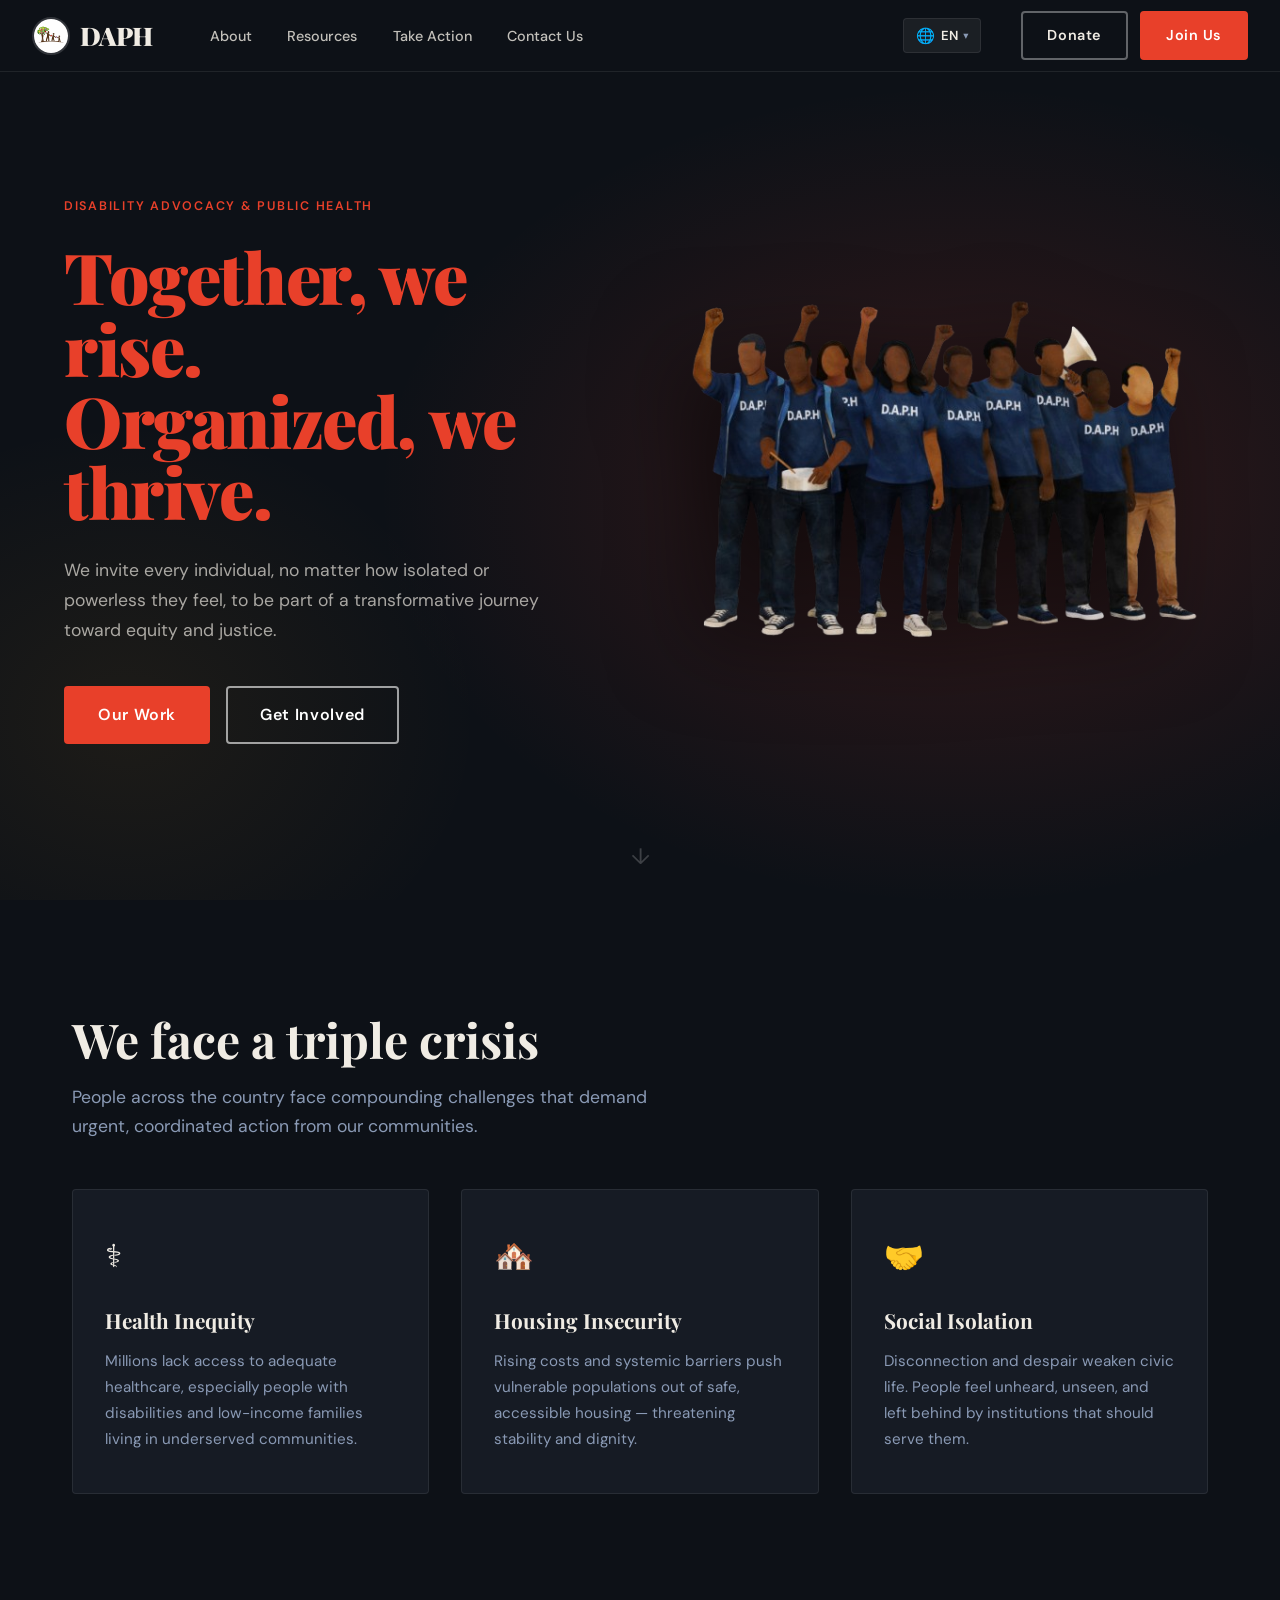
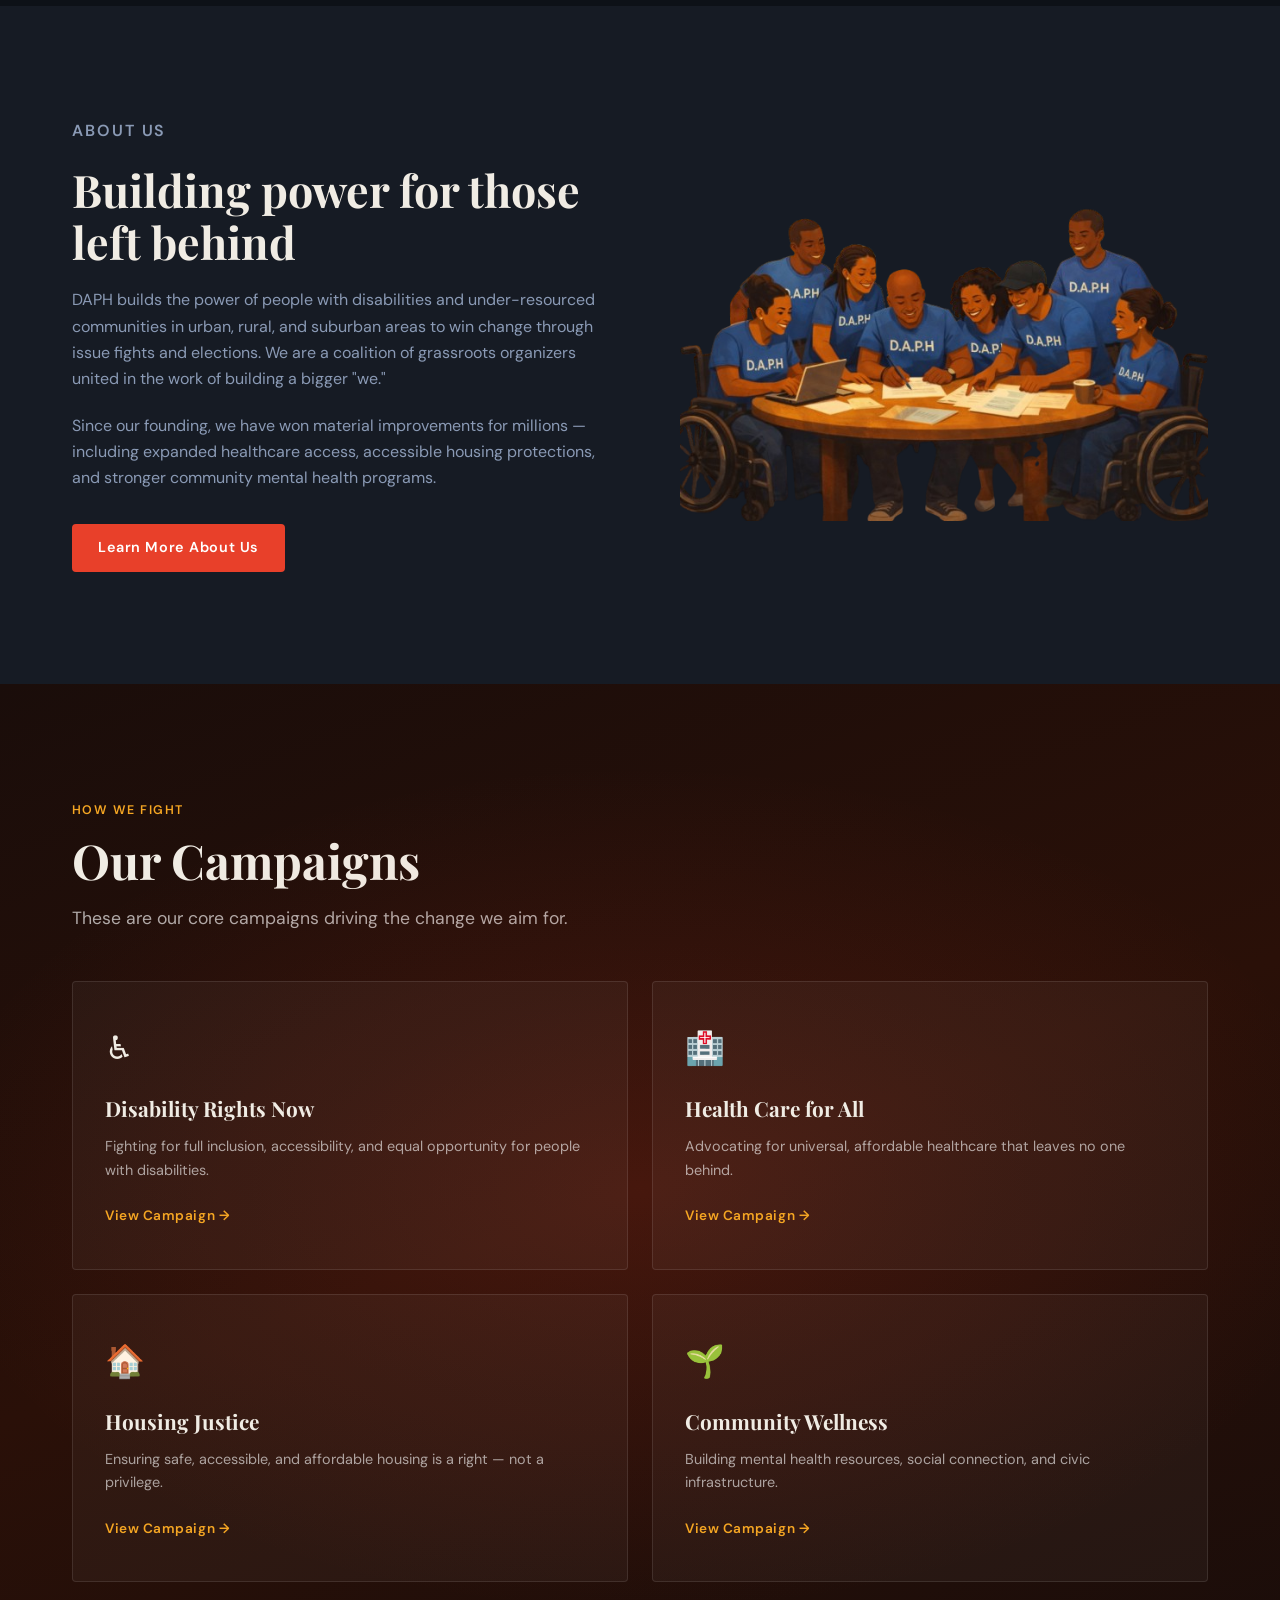
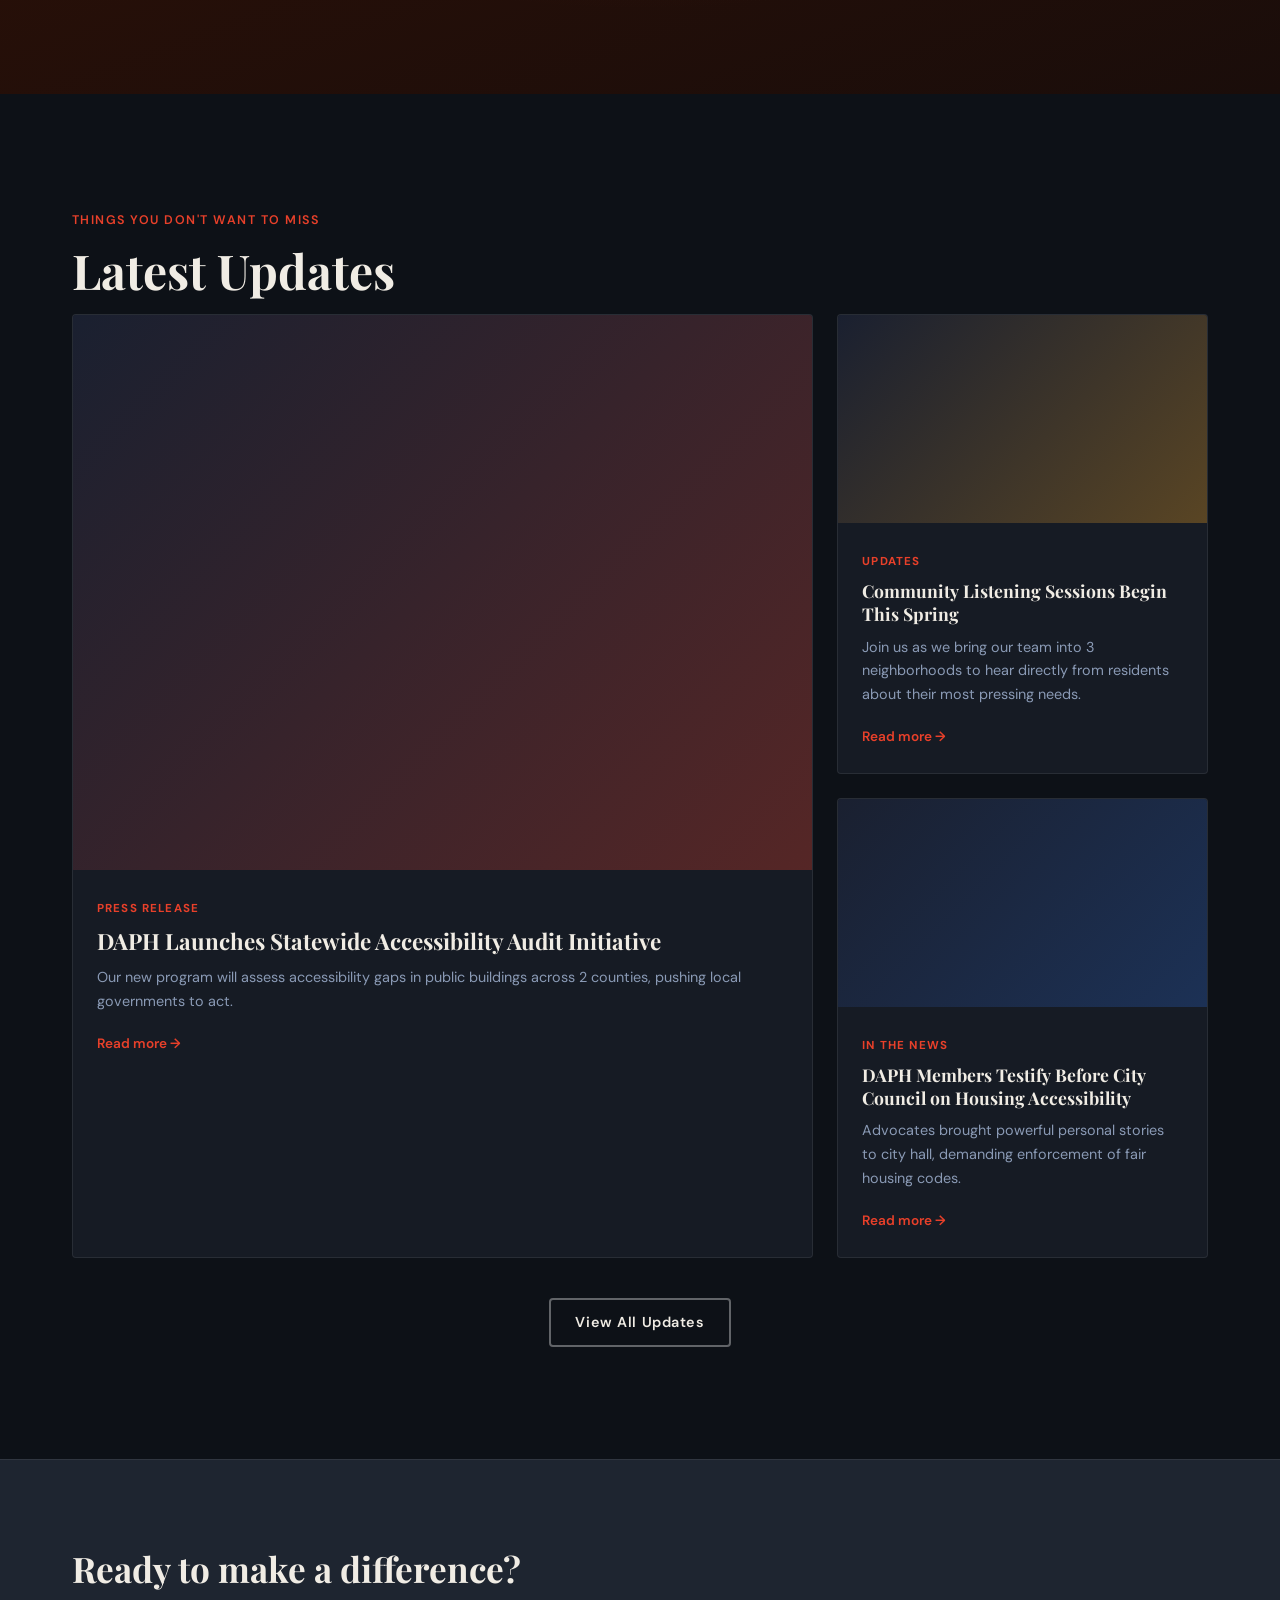
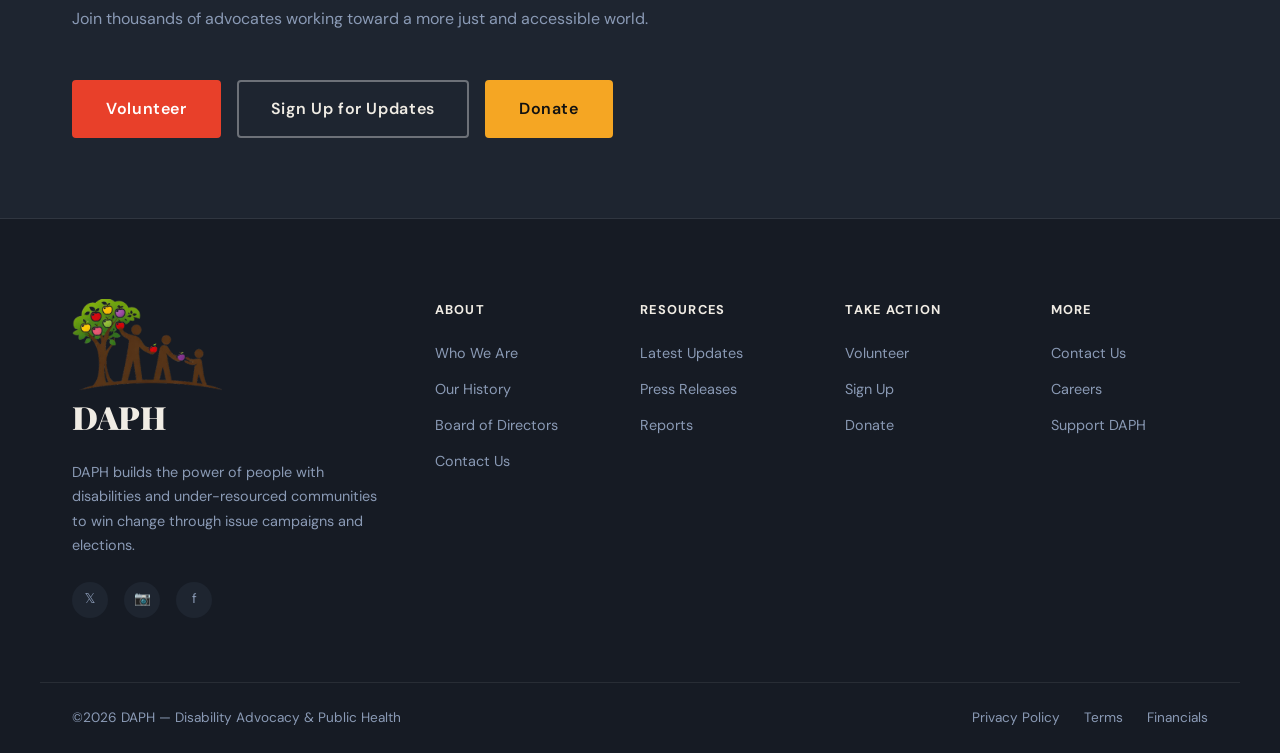
<file: index.html>
<!doctype html>
<html lang="en">
  <head>
    <meta charset="UTF-8" />
    <meta name="viewport" content="width=device-width, initial-scale=1.0" />
    <title>DAPH — Together We Rise</title>
    <link rel="preconnect" href="https://fonts.googleapis.com" />
    <link rel="preconnect" href="https://fonts.gstatic.com" crossorigin />
    <link href="https://fonts.googleapis.com/css2?family=Playfair+Display:wght@700;900&family=DM+Sans:wght@400;500;600&display=swap" rel="stylesheet" />
    <link rel="stylesheet" href="css/style.css" />
  </head>
  <body>

    <!-- ===== NAVBAR ===== -->
    <header class="navbar" id="navbar">
      <div class="navbar__inner">
        <a href="index.html" class="navbar__logo">
          <img src="assets/images/logo1.png" alt="DAPH logo" class="navbar__logo-img" />
          DAPH
        </a>

        <nav class="navbar__nav" id="mainNav">
          <ul class="nav-list">

            <li class="nav-item has-dropdown">
              <a href="about.html" data-i18n="nav.about">About</a>
              <ul class="dropdown">
                <li><a href="about.html#who" data-i18n="nav.who">Who We Are</a></li>
                <li><a href="about.html#history" data-i18n="nav.history">Our History</a></li>
                <li><a href="about.html#board" data-i18n="nav.board">Board of Directors</a></li>
              </ul>
            </li>

            <li class="nav-item has-dropdown">
              <a href="news.html" data-i18n="nav.resources">Resources</a>
              <ul class="dropdown">
                <li><a href="news.html" data-i18n="nav.updates">Latest Updates</a></li>
                <li><a href="news.html#press" data-i18n="nav.press">Press Releases</a></li>
                <li><a href="news.html#reports" data-i18n="nav.reports">Reports</a></li>
              </ul>
            </li>

            <li class="nav-item has-dropdown">
              <a href="volunteer.html" data-i18n="nav.action">Take Action</a>
              <ul class="dropdown">
                <li><a href="volunteer.html" data-i18n="nav.volunteer">Volunteer</a></li>
                <li><a href="volunteer.html#signup" data-i18n="nav.signup">Sign Up</a></li>
                <li><a href="donate.html" data-i18n="nav.donate">Donate</a></li>
              </ul>
            </li>

            <li class="nav-item">
              <a href="contact.html" data-i18n="nav.contact">Contact</a>
            </li>

          </ul>
        </nav>

        <!-- Language Switcher -->
        <div class="lang-switcher" id="langSwitcher">
          <button class="lang-switcher__btn" id="langBtn" aria-label="Change language">
            <span class="lang-switcher__globe">🌐</span>
            <span class="lang-switcher__current" id="langCurrent">EN</span>
            <span class="lang-switcher__arrow">▾</span>
          </button>
          <ul class="lang-switcher__dropdown" id="langDropdown">
            <li><button data-lang="en" class="active">🇺🇸 English</button></li>
            <li><button data-lang="es">🇪🇸 Español</button></li>
            <li><button data-lang="fr">🇫🇷 Français</button></li>
            <li><button data-lang="ht">🇭🇹 Kreyòl Ayisyen</button></li>
          </ul>
        </div>

        <div class="navbar__cta">
          <a href="donate.html" class="btn btn--outline" data-i18n="nav.donate">Donate</a>
          <a href="volunteer.html" class="btn btn--primary" data-i18n="cta.join">Join Us</a>
        </div>

        <button class="hamburger" id="hamburger" aria-label="Toggle menu">
          <span></span><span></span><span></span>
        </button>
      </div>
    </header>

    <!-- ===== HERO ===== -->
    <div style="background: var(--color-bg); overflow: hidden">
      <section class="hero" id="home">
        <div class="hero__bg"></div>
        <div class="hero__content">
          <p class="hero__eyebrow" data-i18n="hero.eyebrow">Disability Advocacy &amp; Public Health</p>
          <h1 class="hero__heading">
            <span data-i18n="hero.heading">Together, we rise.</span><br />
            <span class="hero__heading-accent" data-i18n="hero.heading2">Organized, we thrive.</span>
          </h1>
          <p class="hero__sub" data-i18n="hero.sub">
            We invite every individual, no matter how isolated or powerless they feel, to be part of a transformative journey toward equity and justice.
          </p>
          <div class="hero__actions">
            <a href="about.html" class="btn btn--primary btn--lg" data-i18n="hero.btnWork">Our Work</a>
            <a href="volunteer.html" class="btn btn--outline-light btn--lg" data-i18n="hero.btnInvolved">Get Involved</a>
          </div>
        </div>
        <div class="hero__image">
          <img src="assets/images/daph3.png" alt="DAPH community members marching together" />
        </div>
        <div class="hero__scroll-hint">↓</div>
      </section>
    </div>

    <!-- ===== TRIPLE CRISIS ===== -->
    <section class="crisis" id="issues">
      <div class="container">
        <h2 class="section-heading" data-i18n="crisis.heading">We face a triple crisis</h2>
        <p class="section-sub" data-i18n="crisis.sub">People across the country face compounding challenges that demand urgent, coordinated action from our communities.</p>
        <div class="crisis__grid">
          <div class="crisis__card">
            <div class="crisis__icon">⚕️</div>
            <h3 data-i18n="crisis.card1.title">Health Inequity</h3>
            <p data-i18n="crisis.card1.body">Millions lack access to adequate healthcare, especially people with disabilities and low-income families living in underserved communities.</p>
          </div>
          <div class="crisis__card">
            <div class="crisis__icon">🏘️</div>
            <h3 data-i18n="crisis.card2.title">Housing Insecurity</h3>
            <p data-i18n="crisis.card2.body">Rising costs and systemic barriers push vulnerable populations out of safe, accessible housing — threatening stability and dignity.</p>
          </div>
          <div class="crisis__card">
            <div class="crisis__icon">🤝</div>
            <h3 data-i18n="crisis.card3.title">Social Isolation</h3>
            <p data-i18n="crisis.card3.body">Disconnection and despair weaken civic life. People feel unheard, unseen, and left behind by institutions that should serve them.</p>
          </div>
        </div>
      </div>
    </section>

    <!-- ===== ABOUT PREVIEW ===== -->
    <section class="about" id="about">
      <div class="container about__inner">
        <div class="about__text">
          <p class="label" data-i18n="about.label">About Us</p>
          <h2 data-i18n="about.heading">Building power for those left behind</h2>
          <p data-i18n="about.body1">DAPH builds the power of people with disabilities and under-resourced communities in urban, rural, and suburban areas to win change through issue fights and elections. We are a coalition of grassroots organizers united in the work of building a bigger "we."</p>
          <p data-i18n="about.body2">Since our founding, we have won material improvements for millions — including expanded healthcare access, accessible housing protections, and stronger community mental health programs.</p>
          <a href="about.html" class="btn btn--primary" data-i18n="about.btn">Learn More About Us</a>
        </div>
        <div class="about__image">
          <img src="assets/images/daph-community4.png" alt="DAPH community members collaborating" style="mix-blend-mode: lighten" />
        </div>
      </div>
    </section>

    <!-- ===== CAMPAIGNS ===== -->
    <section class="campaigns" id="work">
      <div class="container">
        <p class="label label--light" data-i18n="campaigns.label">How We Fight</p>
        <h2 class="section-heading section-heading--light" data-i18n="campaigns.heading">Our Campaigns</h2>
        <p class="section-sub section-sub--light" data-i18n="campaigns.sub">These are our core campaigns driving the change we aim for.</p>
        <div class="campaigns__grid">
          <a href="about.html" class="campaign-card">
            <div class="campaign-card__icon">♿</div>
            <h3 data-i18n="campaigns.card1.title">Disability Rights Now</h3>
            <p data-i18n="campaigns.card1.body">Fighting for full inclusion, accessibility, and equal opportunity for people with disabilities.</p>
            <span class="campaign-card__link" data-i18n="campaigns.view">View Campaign →</span>
          </a>
          <a href="about.html" class="campaign-card">
            <div class="campaign-card__icon">🏥</div>
            <h3 data-i18n="campaigns.card2.title">Health Care for All</h3>
            <p data-i18n="campaigns.card2.body">Advocating for universal, affordable healthcare that leaves no one behind.</p>
            <span class="campaign-card__link" data-i18n="campaigns.view">View Campaign →</span>
          </a>
          <a href="about.html" class="campaign-card">
            <div class="campaign-card__icon">🏠</div>
            <h3 data-i18n="campaigns.card3.title">Housing Justice</h3>
            <p data-i18n="campaigns.card3.body">Ensuring safe, accessible, and affordable housing is a right — not a privilege.</p>
            <span class="campaign-card__link" data-i18n="campaigns.view">View Campaign →</span>
          </a>
          <a href="about.html" class="campaign-card">
            <div class="campaign-card__icon">🌱</div>
            <h3 data-i18n="campaigns.card4.title">Community Wellness</h3>
            <p data-i18n="campaigns.card4.body">Building mental health resources, social connection, and civic infrastructure.</p>
            <span class="campaign-card__link" data-i18n="campaigns.view">View Campaign →</span>
          </a>
        </div>
      </div>
    </section>

    <!-- ===== NEWS PREVIEW ===== -->
    <section class="news" id="news">
      <div class="container">
        <p class="label" data-i18n="news.label">Things you don't want to miss</p>
        <h2 class="section-heading" data-i18n="news.heading">Latest Updates</h2>
        <div class="news__grid">
          <article class="news-card news-card--featured">
            <div class="news-card__img news-card__img--1"></div>
            <div class="news-card__body">
              <span class="news-card__tag" data-i18n="news.tag1">Press Release</span>
              <h3><a href="news.html" data-i18n="news.story1.title">DAPH Launches Statewide Accessibility Audit Initiative</a></h3>
              <p data-i18n="news.story1.body">Our new program will assess accessibility gaps in public buildings across 2 counties, pushing local governments to act.</p>
              <a href="news.html" class="news-card__more" data-i18n="news.readMore">Read more →</a>
            </div>
          </article>
          <article class="news-card">
            <div class="news-card__img news-card__img--2"></div>
            <div class="news-card__body">
              <span class="news-card__tag" data-i18n="news.tag2">Updates</span>
              <h3><a href="news.html" data-i18n="news.story2.title">Community Listening Sessions Begin This Spring</a></h3>
              <p data-i18n="news.story2.body">Join us as we bring our team into 3 neighborhoods to hear directly from residents about their most pressing needs.</p>
              <a href="news.html" class="news-card__more" data-i18n="news.readMore">Read more →</a>
            </div>
          </article>
          <article class="news-card">
            <div class="news-card__img news-card__img--3"></div>
            <div class="news-card__body">
              <span class="news-card__tag" data-i18n="news.tag3">In The News</span>
              <h3><a href="news.html" data-i18n="news.story3.title">DAPH Members Testify Before City Council on Housing Accessibility</a></h3>
              <p data-i18n="news.story3.body">Advocates brought powerful personal stories to city hall, demanding enforcement of fair housing codes.</p>
              <a href="news.html" class="news-card__more" data-i18n="news.readMore">Read more →</a>
            </div>
          </article>
        </div>
        <div class="news__cta">
          <a href="news.html" class="btn btn--outline" data-i18n="news.viewAll">View All Updates</a>
        </div>
      </div>
    </section>

    <!-- ===== CTA BAND ===== -->
    <section class="cta-band" id="action">
      <div class="container cta-band__inner">
        <div>
          <h2 data-i18n="cta.heading">Ready to make a difference?</h2>
          <p data-i18n="cta.sub">Join thousands of advocates working toward a more just and accessible world.</p>
        </div>
        <div class="cta-band__buttons">
          <a href="volunteer.html" class="btn btn--primary btn--lg" data-i18n="nav.volunteer">Volunteer</a>
          <a href="volunteer.html#signup" class="btn btn--outline btn--lg" data-i18n="cta.signUp">Sign Up for Updates</a>
          <a href="donate.html" class="btn btn--accent btn--lg" data-i18n="nav.donate">Donate</a>
        </div>
      </div>
    </section>

    <!-- ===== FOOTER ===== -->
    <footer class="footer" id="contact">
      <div class="container footer__inner">
        <div class="footer__brand">
          <img src="assets/images/logo2.png" alt="DAPH" class="footer__logo-img" />
          <a href="index.html" class="footer__logo">DAPH</a>
          <p data-i18n="footer.brand">DAPH builds the power of people with disabilities and under-resourced communities to win change through issue campaigns and elections.</p>
          <div class="footer__socials">
            <a href="#" aria-label="Twitter">𝕏</a>
            <a href="#" aria-label="Instagram">📷</a>
            <a href="#" aria-label="Facebook">f</a>
          </div>
        </div>
        <div class="footer__col">
          <h4 data-i18n="nav.about">About</h4>
          <ul>
            <li><a href="about.html#who" data-i18n="nav.who">Who We Are</a></li>
            <li><a href="about.html#history" data-i18n="nav.history">Our History</a></li>
            <li><a href="about.html#board" data-i18n="nav.board">Board of Directors</a></li>
            <li><a href="contact.html" data-i18n="nav.contact">Contact</a></li>
          </ul>
        </div>
        <div class="footer__col">
          <h4 data-i18n="nav.resources">Resources</h4>
          <ul>
            <li><a href="news.html" data-i18n="nav.updates">Latest Updates</a></li>
            <li><a href="news.html#press" data-i18n="nav.press">Press Releases</a></li>
            <li><a href="news.html#reports" data-i18n="nav.reports">Reports</a></li>
          </ul>
        </div>
        <div class="footer__col">
          <h4 data-i18n="nav.action">Take Action</h4>
          <ul>
            <li><a href="volunteer.html" data-i18n="nav.volunteer">Volunteer</a></li>
            <li><a href="volunteer.html#signup" data-i18n="nav.signup">Sign Up</a></li>
            <li><a href="donate.html" data-i18n="nav.donate">Donate</a></li>
          </ul>
        </div>
        <div class="footer__col">
          <h4>More</h4>
          <ul>
            <li><a href="contact.html">Contact Us</a></li>
            <li><a href="contact.html">Careers</a></li>
            <li><a href="donate.html">Support DAPH</a></li>
          </ul>
        </div>
      </div>
      <div class="footer__bottom">
        <div class="container footer__bottom-inner">
          <p data-i18n="footer.copy">©2026 DAPH — Disability Advocacy &amp; Public Health</p>
          <div class="footer__legal">
            <a href="#" data-i18n="footer.privacy">Privacy Policy</a>
            <a href="#" data-i18n="footer.terms">Terms</a>
            <a href="#" data-i18n="footer.financials">Financials</a>
          </div>
        </div>
      </div>
    </footer>

    <script src="js/main.js"></script>
  </body>
</html>
</file>
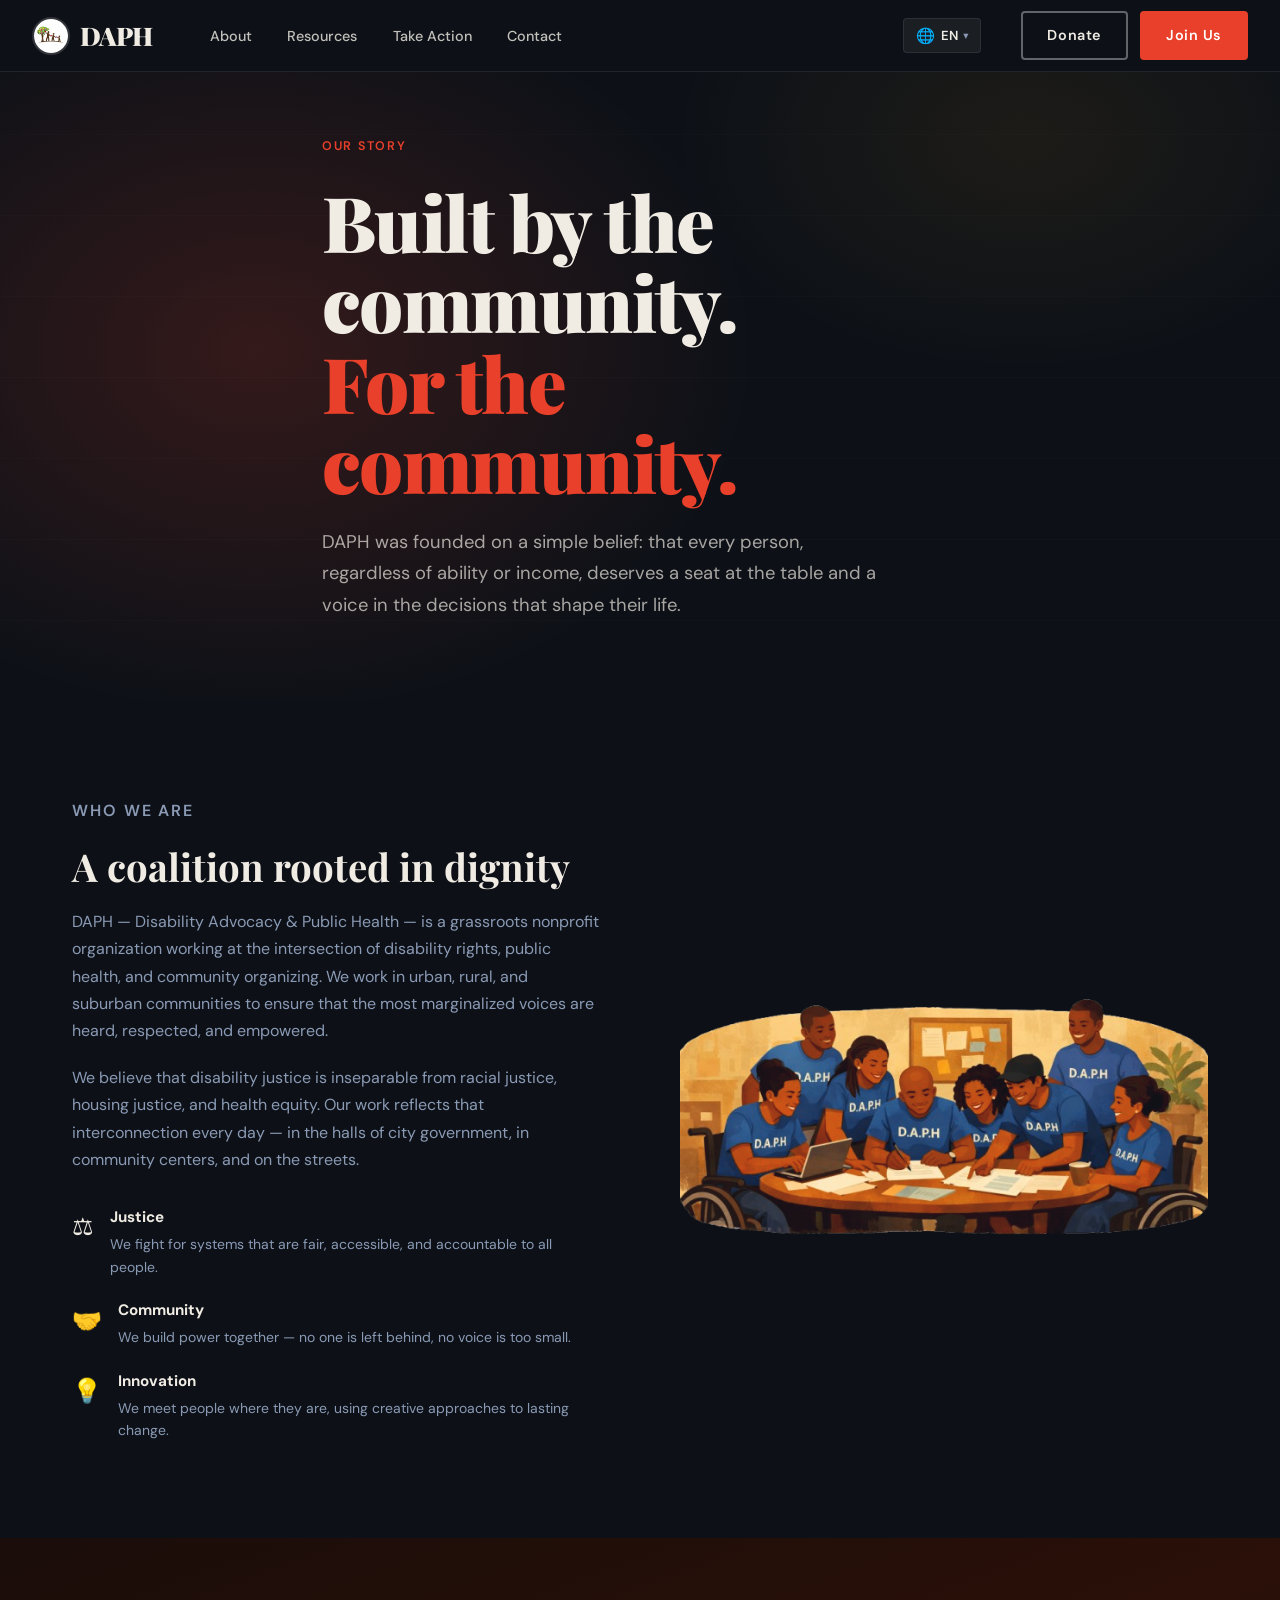
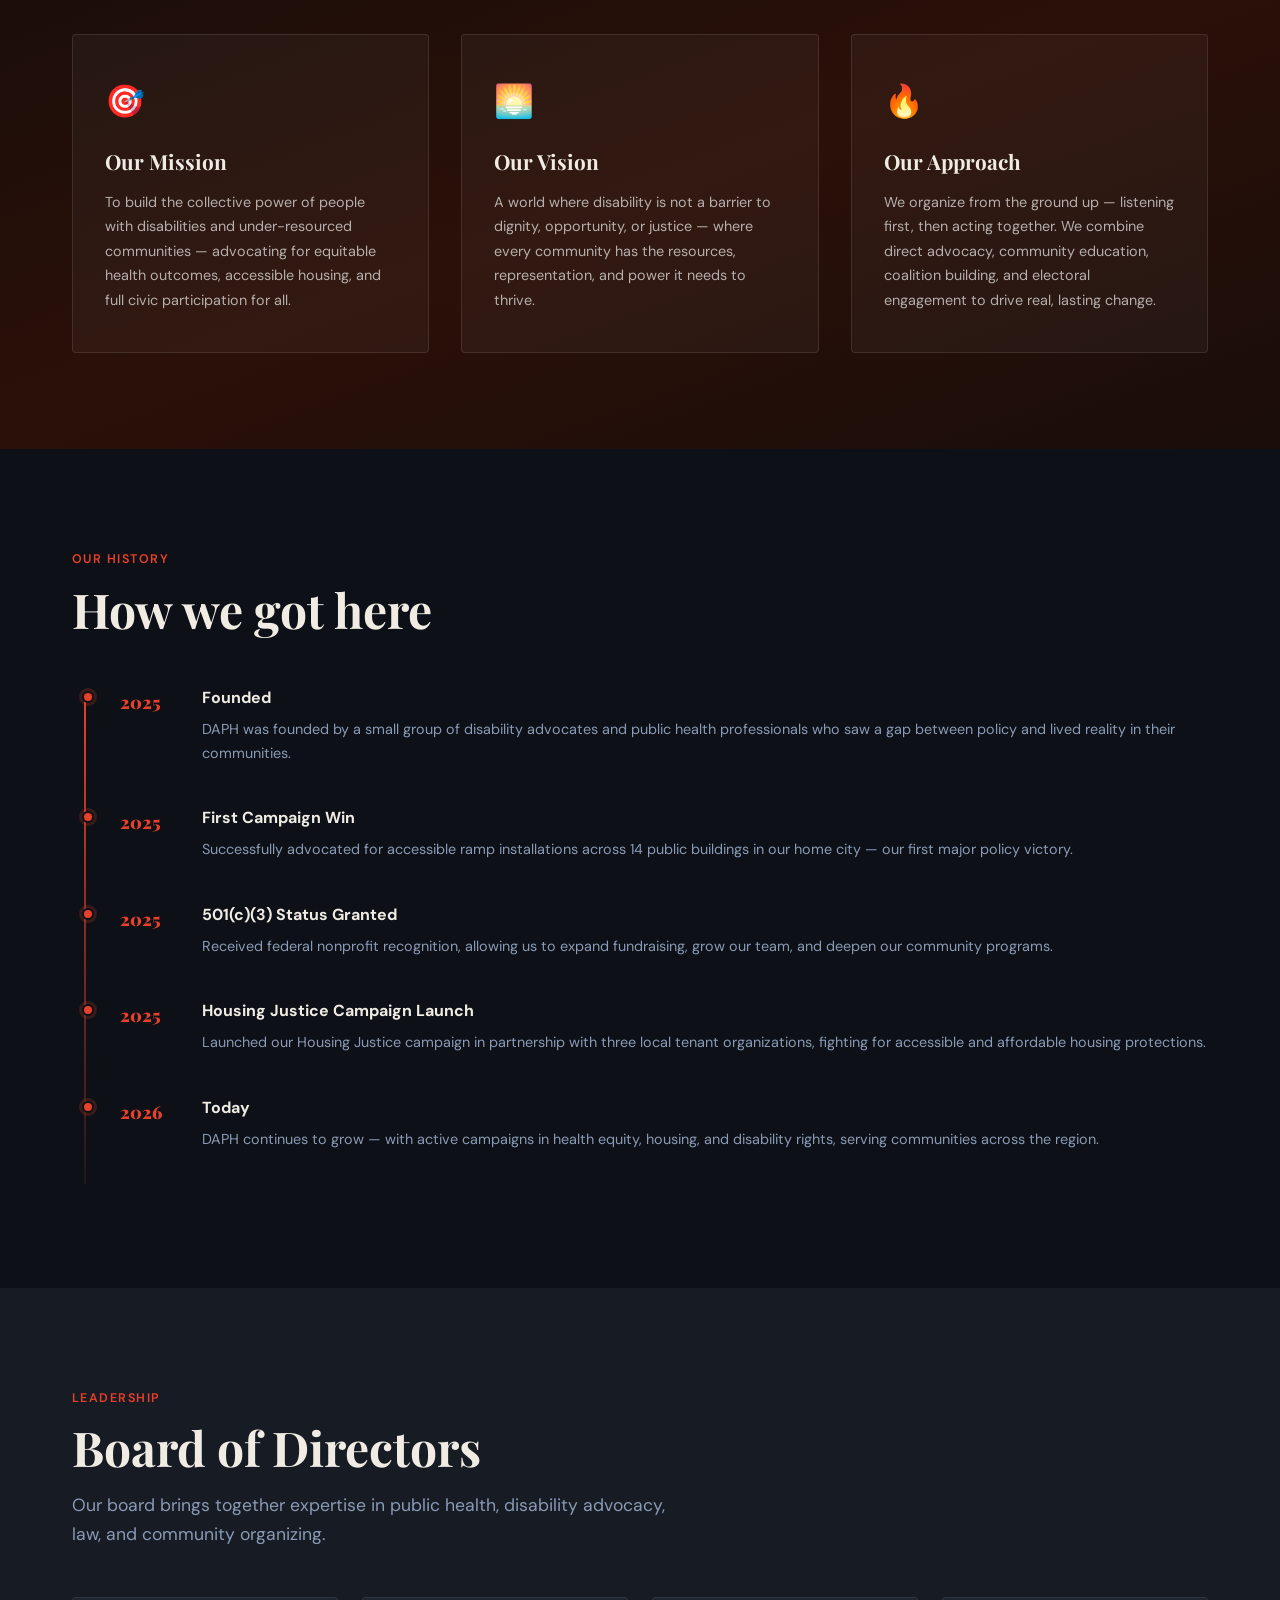
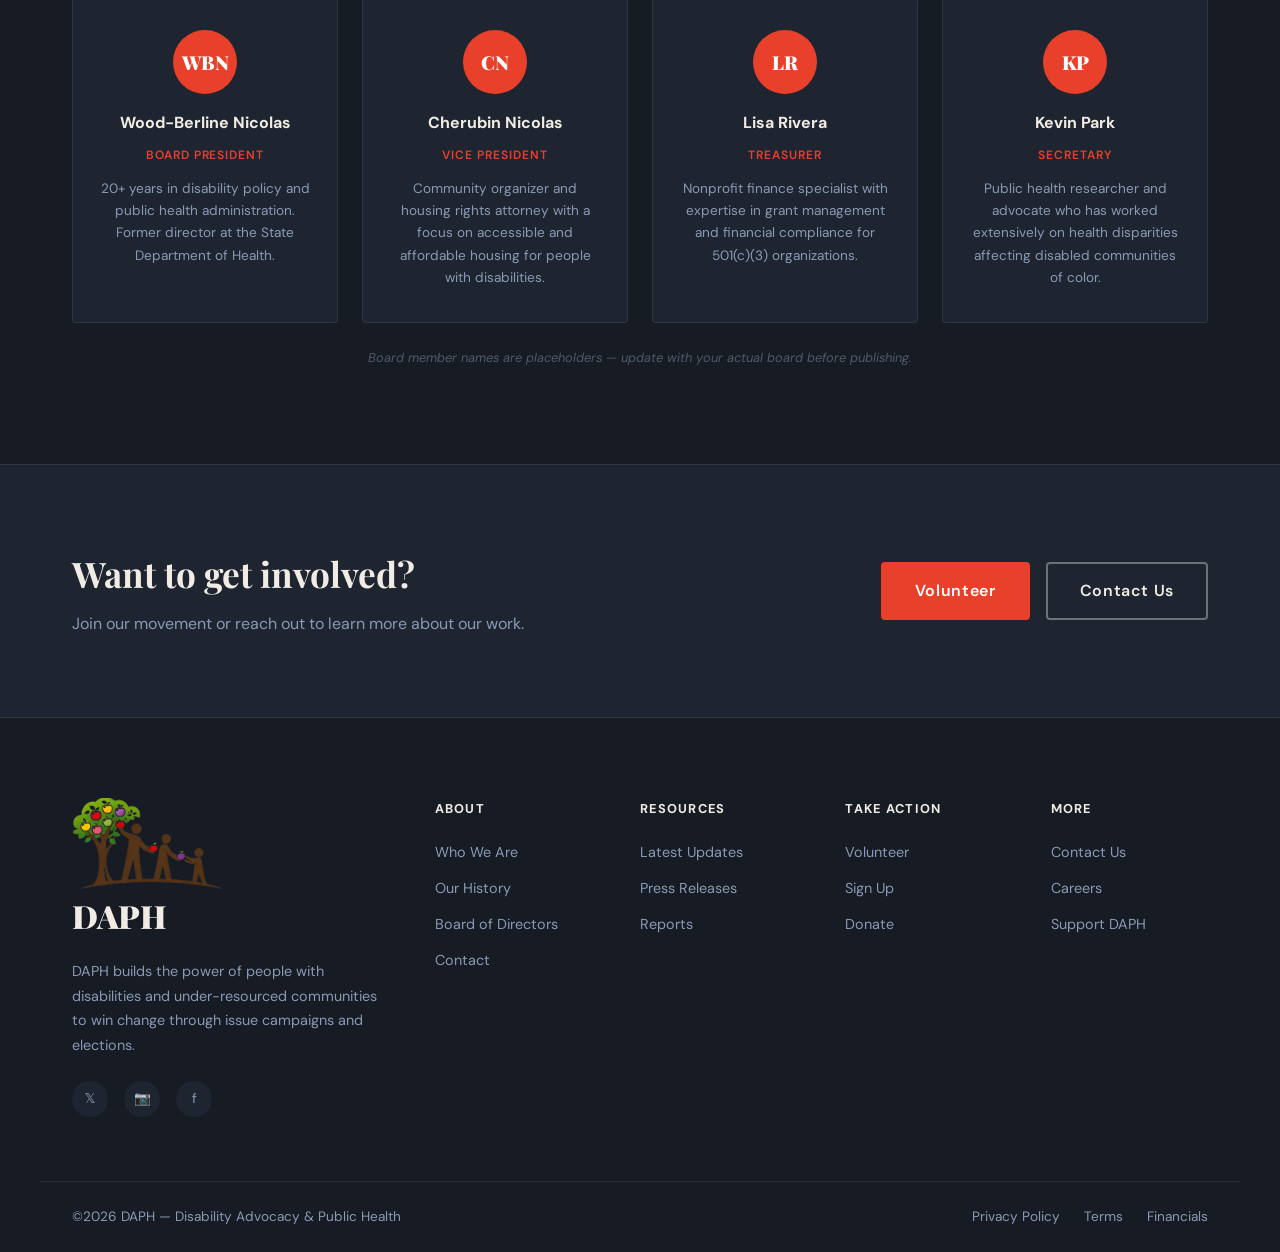
<file: about.html>
<!doctype html>
<html lang="en">
  <head>
    <meta charset="UTF-8" />
    <meta name="viewport" content="width=device-width, initial-scale=1.0" />
    <title>About Us — DAPH</title>
    <link rel="preconnect" href="https://fonts.googleapis.com" />
    <link rel="preconnect" href="https://fonts.gstatic.com" crossorigin />
    <link
      href="https://fonts.googleapis.com/css2?family=Playfair+Display:wght@700;900&family=DM+Sans:wght@400;500;600&display=swap"
      rel="stylesheet"
    />
    <link rel="stylesheet" href="css/style.css" />
    <link rel="stylesheet" href="css/pages.css" />
  </head>
  <body>
    <div id="navbar-placeholder"></div>

    <!-- PAGE HERO -->
    <section class="page-hero">
      <div class="page-hero__bg"></div>
      <div class="container page-hero__content">
        <p class="hero__eyebrow">Our Story</p>
        <h1 class="page-hero__heading">
          Built by the community.<br /><span>For the community.</span>
        </h1>
        <p class="page-hero__sub">
          DAPH was founded on a simple belief: that every person, regardless of
          ability or income, deserves a seat at the table and a voice in the
          decisions that shape their life.
        </p>
      </div>
    </section>

    <!-- WHO WE ARE -->
    <section class="page-section" id="who">
      <div class="container page-split">
        <div class="page-split__text">
          <p class="label">Who We Are</p>
          <h2>A coalition rooted in dignity</h2>
          <p>
            DAPH — Disability Advocacy & Public Health — is a grassroots
            nonprofit organization working at the intersection of disability
            rights, public health, and community organizing. We work in urban,
            rural, and suburban communities to ensure that the most marginalized
            voices are heard, respected, and empowered.
          </p>
          <p>
            We believe that disability justice is inseparable from racial
            justice, housing justice, and health equity. Our work reflects that
            interconnection every day — in the halls of city government, in
            community centers, and on the streets.
          </p>
          <div class="about-values">
            <div class="about-value">
              <span class="about-value__icon">⚖️</span>
              <div>
                <strong>Justice</strong>
                <p>
                  We fight for systems that are fair, accessible, and
                  accountable to all people.
                </p>
              </div>
            </div>
            <div class="about-value">
              <span class="about-value__icon">🤝</span>
              <div>
                <strong>Community</strong>
                <p>
                  We build power together — no one is left behind, no voice is
                  too small.
                </p>
              </div>
            </div>
            <div class="about-value">
              <span class="about-value__icon">💡</span>
              <div>
                <strong>Innovation</strong>
                <p>
                  We meet people where they are, using creative approaches to
                  lasting change.
                </p>
              </div>
            </div>
          </div>
        </div>
        <div class="page-split__image">
          <img
            src="assets/images/daph-community2.png"
            alt="DAPH community members collaborating"
            style="mix-blend-mode: lighten"
          />
        </div>
      </div>
    </section>

    <!-- MISSION & VISION -->
    <section class="page-section page-section--dark" id="mission">
      <div class="container">
        <div class="mission-grid">
          <div class="mission-card">
            <div class="mission-card__icon">🎯</div>
            <h3>Our Mission</h3>
            <p>
              To build the collective power of people with disabilities and
              under-resourced communities — advocating for equitable health
              outcomes, accessible housing, and full civic participation for
              all.
            </p>
          </div>
          <div class="mission-card">
            <div class="mission-card__icon">🌅</div>
            <h3>Our Vision</h3>
            <p>
              A world where disability is not a barrier to dignity, opportunity,
              or justice — where every community has the resources,
              representation, and power it needs to thrive.
            </p>
          </div>
          <div class="mission-card">
            <div class="mission-card__icon">🔥</div>
            <h3>Our Approach</h3>
            <p>
              We organize from the ground up — listening first, then acting
              together. We combine direct advocacy, community education,
              coalition building, and electoral engagement to drive real,
              lasting change.
            </p>
          </div>
        </div>
      </div>
    </section>

    <!-- HISTORY -->
    <section class="page-section" id="history">
      <div class="container">
        <p class="label">Our History</p>
        <h2 class="section-heading">How we got here</h2>
        <div class="timeline">
          <div class="timeline__item">
            <div class="timeline__year">2025</div>
            <div class="timeline__content">
              <h4>Founded</h4>
              <p>
                DAPH was founded by a small group of disability advocates and
                public health professionals who saw a gap between policy and
                lived reality in their communities.
              </p>
            </div>
          </div>
          <div class="timeline__item">
            <div class="timeline__year">2025</div>
            <div class="timeline__content">
              <h4>First Campaign Win</h4>
              <p>
                Successfully advocated for accessible ramp installations across
                14 public buildings in our home city — our first major policy
                victory.
              </p>
            </div>
          </div>
          <div class="timeline__item">
            <div class="timeline__year">2025</div>
            <div class="timeline__content">
              <h4>501(c)(3) Status Granted</h4>
              <p>
                Received federal nonprofit recognition, allowing us to expand
                fundraising, grow our team, and deepen our community programs.
              </p>
            </div>
          </div>
          <div class="timeline__item">
            <div class="timeline__year">2025</div>
            <div class="timeline__content">
              <h4>Housing Justice Campaign Launch</h4>
              <p>
                Launched our Housing Justice campaign in partnership with three
                local tenant organizations, fighting for accessible and
                affordable housing protections.
              </p>
            </div>
          </div>
          <div class="timeline__item">
            <div class="timeline__year">2026</div>
            <div class="timeline__content">
              <h4>Today</h4>
              <p>
                DAPH continues to grow — with active campaigns in health equity,
                housing, and disability rights, serving communities across the
                region.
              </p>
            </div>
          </div>
        </div>
      </div>
    </section>

    <!-- BOARD -->
    <section class="page-section page-section--surface" id="board">
      <div class="container">
        <p class="label">Leadership</p>
        <h2 class="section-heading">Board of Directors</h2>
        <p class="section-sub">
          Our board brings together expertise in public health, disability
          advocacy, law, and community organizing.
        </p>
        <div class="team-grid">
          <div class="team-card">
            <div class="team-card__avatar">WBN</div>
            <h4>Wood-Berline Nicolas</h4>
            <span class="team-card__role">Board President</span>
            <p>
              20+ years in disability policy and public health administration.
              Former director at the State Department of Health.
            </p>
          </div>
          <div class="team-card">
            <div class="team-card__avatar">CN</div>
            <h4>Cherubin Nicolas</h4>
            <span class="team-card__role">Vice President</span>
            <p>
              Community organizer and housing rights attorney with a focus on
              accessible and affordable housing for people with disabilities.
            </p>
          </div>
          <div class="team-card">
            <div class="team-card__avatar">LR</div>
            <h4>Lisa Rivera</h4>
            <span class="team-card__role">Treasurer</span>
            <p>
              Nonprofit finance specialist with expertise in grant management
              and financial compliance for 501(c)(3) organizations.
            </p>
          </div>
          <div class="team-card">
            <div class="team-card__avatar">KP</div>
            <h4>Kevin Park</h4>
            <span class="team-card__role">Secretary</span>
            <p>
              Public health researcher and advocate who has worked extensively
              on health disparities affecting disabled communities of color.
            </p>
          </div>
        </div>
        <p class="team-note">
          Board member names are placeholders — update with your actual board
          before publishing.
        </p>
      </div>
    </section>

    <!-- CTA -->
    <section class="cta-band">
      <div class="container cta-band__inner">
        <div>
          <h2>Want to get involved?</h2>
          <p>Join our movement or reach out to learn more about our work.</p>
        </div>
        <div class="cta-band__buttons">
          <a href="volunteer.html" class="btn btn--primary btn--lg"
            >Volunteer</a
          >
          <a href="contact.html" class="btn btn--outline btn--lg">Contact Us</a>
        </div>
      </div>
    </section>

    <div id="footer-placeholder"></div>

    <script src="js/components.js"></script>
    <script src="js/main.js"></script>
  </body>
</html>
</file>
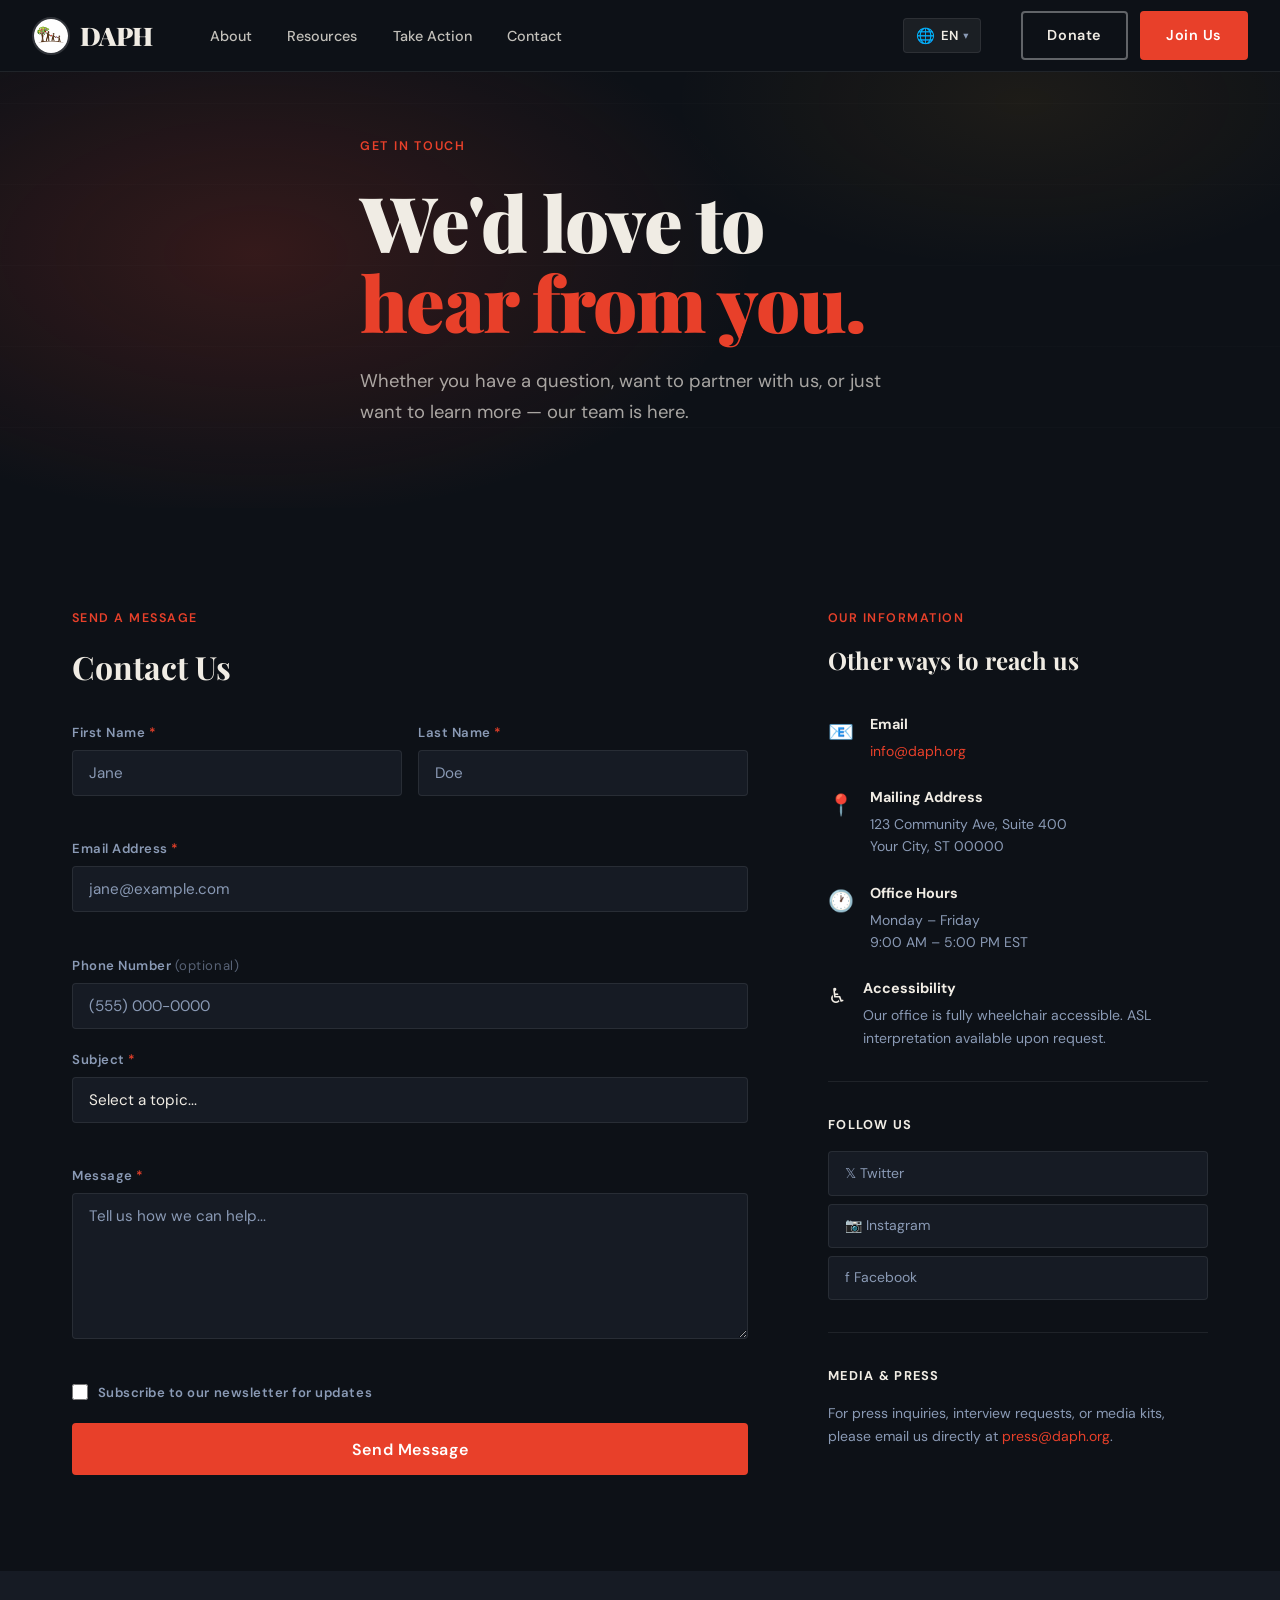
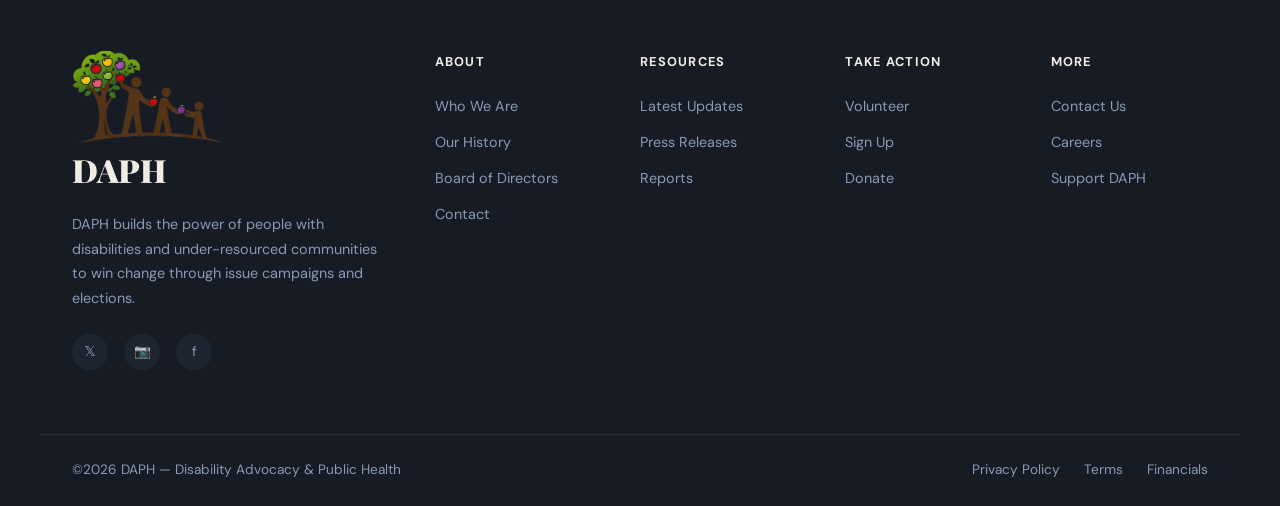
<file: contact.html>
<!doctype html>
<html lang="en">
<head>
  <meta charset="UTF-8" />
  <meta name="viewport" content="width=device-width, initial-scale=1.0" />
  <title>Contact Us — DAPH</title>
  <link rel="preconnect" href="https://fonts.googleapis.com" />
  <link rel="preconnect" href="https://fonts.gstatic.com" crossorigin />
  <link href="https://fonts.googleapis.com/css2?family=Playfair+Display:wght@700;900&family=DM+Sans:wght@400;500;600&display=swap" rel="stylesheet" />
  <link rel="stylesheet" href="css/style.css" />
  <link rel="stylesheet" href="css/pages.css" />
</head>
<body>
  <div id="navbar-placeholder"></div>

  <!-- PAGE HERO -->
  <section class="page-hero page-hero--short">
    <div class="page-hero__bg"></div>
    <div class="container page-hero__content">
      <p class="hero__eyebrow">Get In Touch</p>
      <h1 class="page-hero__heading">We'd love to<br/><span>hear from you.</span></h1>
      <p class="page-hero__sub">Whether you have a question, want to partner with us, or just want to learn more — our team is here.</p>
    </div>
  </section>

  <!-- CONTACT MAIN -->
  <section class="page-section">
    <div class="container contact-layout">

      <!-- Form -->
      <div class="contact-form-wrap">
        <p class="label">Send a Message</p>
        <h2>Contact Us</h2>

        <form class="contact-form" id="contactForm" novalidate>
          <div class="form-row">
            <div class="form-group">
              <label for="firstName">First Name <span class="required">*</span></label>
              <input type="text" id="firstName" name="firstName" placeholder="Jane" required />
              <span class="form-error" id="firstNameError"></span>
            </div>
            <div class="form-group">
              <label for="lastName">Last Name <span class="required">*</span></label>
              <input type="text" id="lastName" name="lastName" placeholder="Doe" required />
              <span class="form-error" id="lastNameError"></span>
            </div>
          </div>

          <div class="form-group">
            <label for="email">Email Address <span class="required">*</span></label>
            <input type="email" id="email" name="email" placeholder="jane@example.com" required />
            <span class="form-error" id="emailError"></span>
          </div>

          <div class="form-group">
            <label for="phone">Phone Number <span class="optional">(optional)</span></label>
            <input type="tel" id="phone" name="phone" placeholder="(555) 000-0000" />
          </div>

          <div class="form-group">
            <label for="subject">Subject <span class="required">*</span></label>
            <select id="subject" name="subject" required>
              <option value="" disabled selected>Select a topic...</option>
              <option value="general">General Inquiry</option>
              <option value="volunteer">Volunteering</option>
              <option value="partnership">Partnership / Collaboration</option>
              <option value="media">Media / Press</option>
              <option value="donate">Donations</option>
              <option value="other">Other</option>
            </select>
            <span class="form-error" id="subjectError"></span>
          </div>

          <div class="form-group">
            <label for="message">Message <span class="required">*</span></label>
            <textarea id="message" name="message" rows="6" placeholder="Tell us how we can help..." required></textarea>
            <span class="form-error" id="messageError"></span>
          </div>

          <div class="form-group form-group--checkbox">
            <label class="checkbox-label">
              <input type="checkbox" id="newsletter" name="newsletter" />
              <span>Subscribe to our newsletter for updates</span>
            </label>
          </div>

          <button type="submit" class="btn btn--primary btn--lg contact-submit" id="contactSubmit">
            Send Message
          </button>

          <!-- Success message -->
          <div class="form-success" id="formSuccess" style="display:none;">
            <span>✅</span>
            <div>
              <strong>Message sent!</strong>
              <p>Thank you for reaching out. We'll get back to you within 2 business days.</p>
            </div>
          </div>
        </form>
      </div>

      <!-- Info sidebar -->
      <div class="contact-info">
        <p class="label">Our Information</p>
        <h3>Other ways to reach us</h3>

        <div class="contact-info__items">
          <div class="contact-info__item">
            <span class="contact-info__icon">📧</span>
            <div>
              <strong>Email</strong>
              <p><a href="mailto:info@daph.org">info@daph.org</a></p>
            </div>
          </div>
          <div class="contact-info__item">
            <span class="contact-info__icon">📍</span>
            <div>
              <strong>Mailing Address</strong>
              <p>123 Community Ave, Suite 400<br/>Your City, ST 00000</p>
            </div>
          </div>
          <div class="contact-info__item">
            <span class="contact-info__icon">🕐</span>
            <div>
              <strong>Office Hours</strong>
              <p>Monday – Friday<br/>9:00 AM – 5:00 PM EST</p>
            </div>
          </div>
          <div class="contact-info__item">
            <span class="contact-info__icon">♿</span>
            <div>
              <strong>Accessibility</strong>
              <p>Our office is fully wheelchair accessible. ASL interpretation available upon request.</p>
            </div>
          </div>
        </div>

        <div class="contact-social">
          <h4>Follow Us</h4>
          <div class="contact-social__links">
            <a href="#" class="contact-social__btn">𝕏 Twitter</a>
            <a href="#" class="contact-social__btn">📷 Instagram</a>
            <a href="#" class="contact-social__btn">f Facebook</a>
          </div>
        </div>

        <div class="contact-press">
          <h4>Media & Press</h4>
          <p>For press inquiries, interview requests, or media kits, please email us directly at <a href="mailto:press@daph.org">press@daph.org</a>.</p>
        </div>
      </div>

    </div>
  </section>

  <div id="footer-placeholder"></div>

  <script src="js/components.js"></script>
  <script src="js/main.js"></script>
  <script src="js/contact.js"></script>
</body>
</html>
</file>
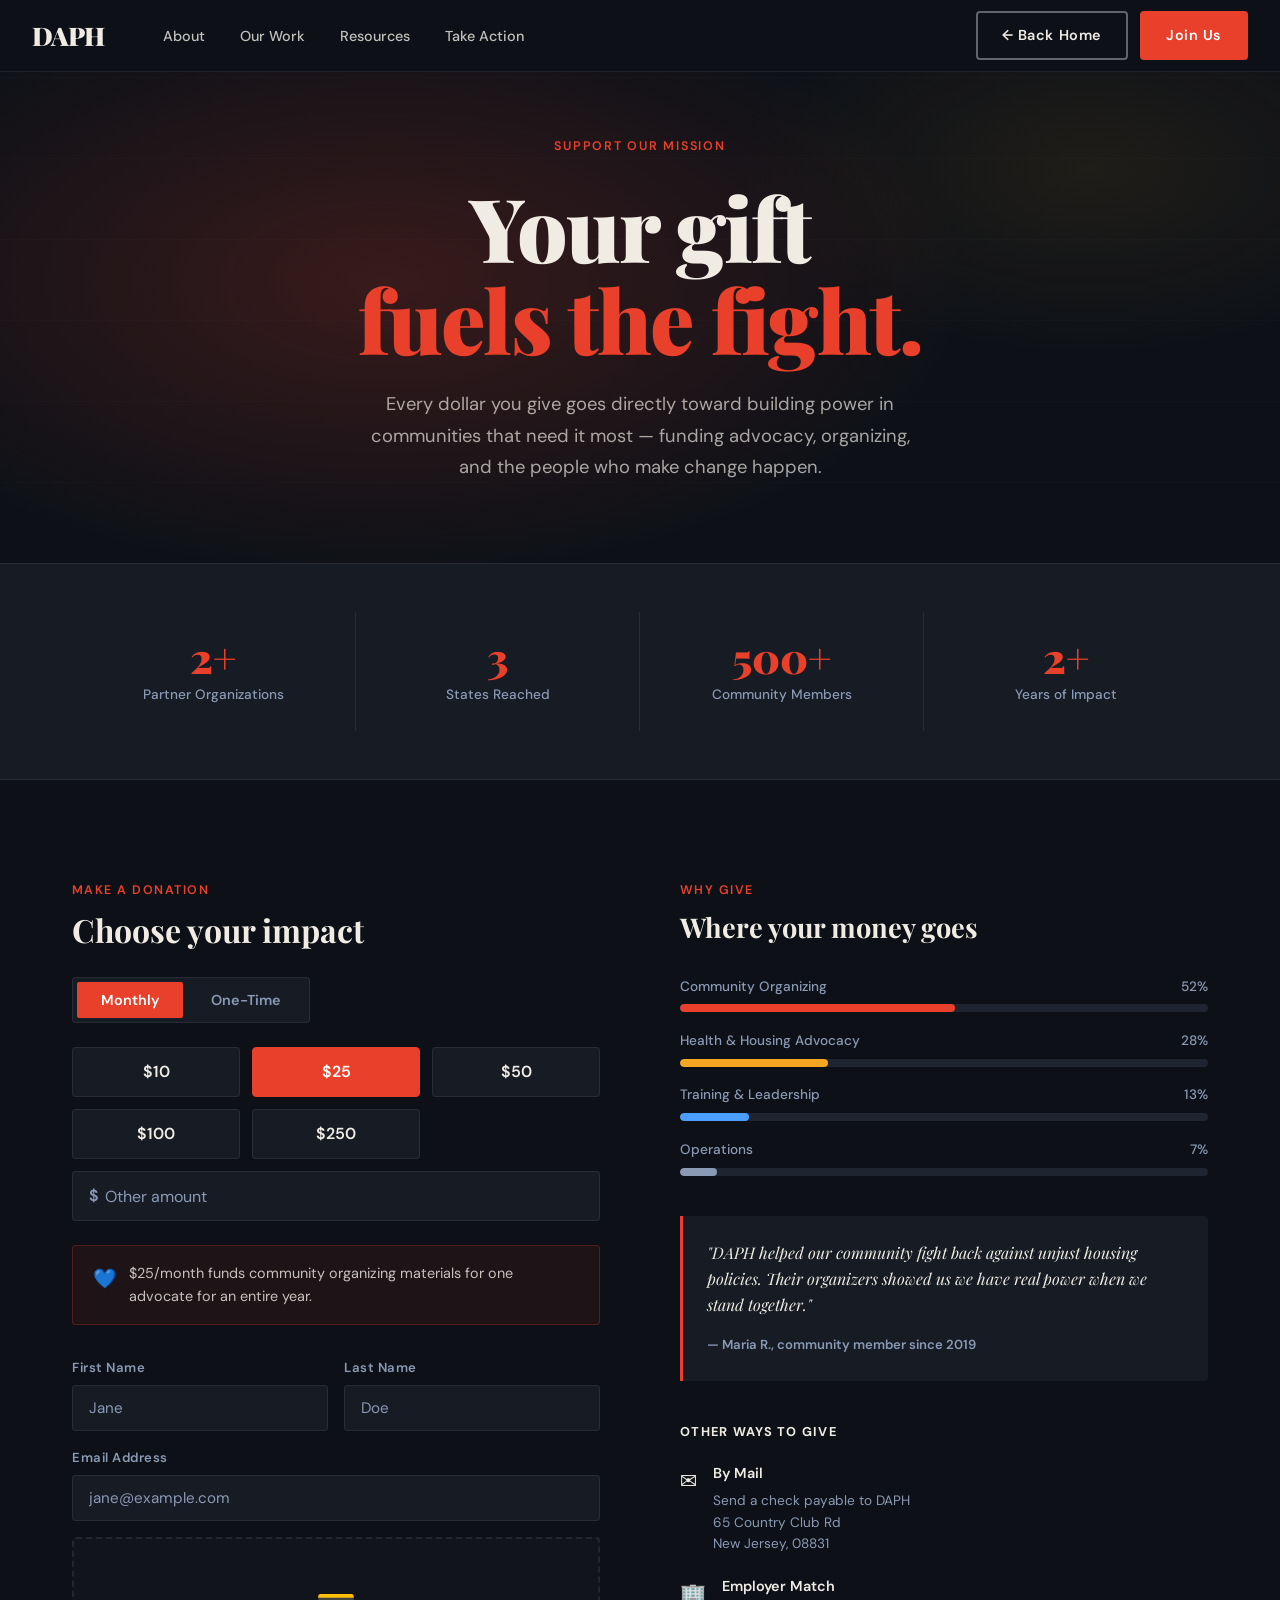
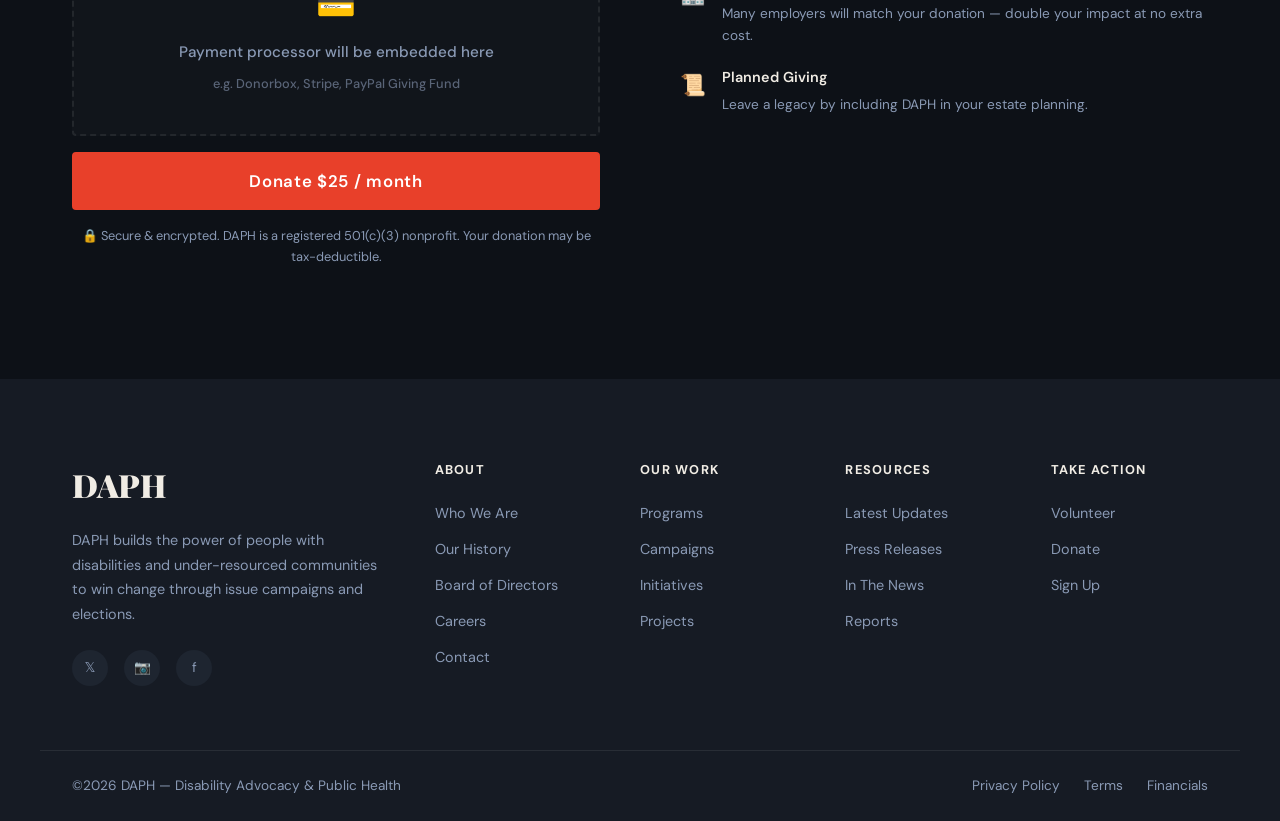
<file: donate.html>
<!doctype html>
<html lang="en">
  <head>
    <meta charset="UTF-8" />
    <meta name="viewport" content="width=device-width, initial-scale=1.0" />
    <title>Donate — DAPH</title>
    <link rel="preconnect" href="https://fonts.googleapis.com" />
    <link rel="preconnect" href="https://fonts.gstatic.com" crossorigin />
    <link
      href="https://fonts.googleapis.com/css2?family=Playfair+Display:wght@700;900&family=DM+Sans:wght@400;500;600&display=swap"
      rel="stylesheet"
    />
    <link rel="stylesheet" href="css/style.css" />
    <link rel="stylesheet" href="css/donate.css" />
  </head>
  <body>
    <!-- ===== NAVBAR ===== -->
    <header class="navbar" id="navbar">
      <div class="navbar__inner">
        <a href="index.html" class="navbar__logo">DAPH</a>

        <nav class="navbar__nav" id="mainNav">
          <ul class="nav-list">
            <li class="nav-item has-dropdown">
              <a href="index.html#about">About</a>
              <ul class="dropdown">
                <li><a href="index.html#about">Who We Are</a></li>
                <li><a href="index.html#about">Our History</a></li>
                <li><a href="index.html#about">Board of Directors</a></li>
                <li><a href="index.html#contact">Contact</a></li>
              </ul>
            </li>
            <li class="nav-item has-dropdown">
              <a href="index.html#work">Our Work</a>
              <ul class="dropdown">
                <li><a href="index.html#work">Programs</a></li>
                <li><a href="index.html#work">Campaigns</a></li>
                <li><a href="index.html#work">Initiatives</a></li>
              </ul>
            </li>
            <li class="nav-item has-dropdown">
              <a href="index.html#news">Resources</a>
              <ul class="dropdown">
                <li><a href="index.html#news">Latest Updates</a></li>
                <li><a href="index.html#news">Press Releases</a></li>
                <li><a href="index.html#news">Reports</a></li>
              </ul>
            </li>
            <li class="nav-item has-dropdown">
              <a href="index.html#action">Take Action</a>
              <ul class="dropdown">
                <li><a href="index.html#action">Volunteer</a></li>
                <li><a href="index.html#action">Sign Up</a></li>
                <li><a href="donate.html">Donate</a></li>
              </ul>
            </li>
          </ul>
        </nav>

        <div class="navbar__cta">
          <a href="index.html" class="btn btn--outline">← Back Home</a>
          <a href="index.html#action" class="btn btn--primary">Join Us</a>
        </div>

        <button class="hamburger" id="hamburger" aria-label="Toggle menu">
          <span></span><span></span><span></span>
        </button>
      </div>
    </header>

    <!-- ===== DONATE HERO ===== -->
    <div style="background: var(--color-bg); overflow: hidden">
      <section class="donate-hero">
        <div class="donate-hero__bg"></div>
        <div class="donate-hero__content">
          <p class="hero__eyebrow">Support Our Mission</p>
          <h1 class="donate-hero__heading">
            Your gift<br />
            <span>fuels the fight.</span>
          </h1>
          <p class="donate-hero__sub">
            Every dollar you give goes directly toward building power in
            communities that need it most — funding advocacy, organizing, and
            the people who make change happen.
          </p>
        </div>
      </section>
    </div>

    <!-- ===== IMPACT STATS ===== -->
    <section class="impact">
      <div class="container impact__grid">
        <div class="impact__stat">
          <span class="impact__number">2+</span>
          <span class="impact__label">Partner Organizations</span>
        </div>
        <div class="impact__stat">
          <span class="impact__number">3</span>
          <span class="impact__label">States Reached</span>
        </div>
        <div class="impact__stat">
          <span class="impact__number">500+</span>
          <span class="impact__label">Community Members</span>
        </div>
        <div class="impact__stat">
          <span class="impact__number">2+</span>
          <span class="impact__label">Years of Impact</span>
        </div>
      </div>
    </section>

    <!-- ===== MAIN DONATE SECTION ===== -->
    <section class="donate-main">
      <div class="container donate-main__inner">
        <!-- Left: Form -->
        <div class="donate-form-wrap">
          <p class="label">Make a Donation</p>
          <h2>Choose your impact</h2>

          <!-- Frequency toggle -->
          <div class="donate-frequency">
            <button class="freq-btn active" data-freq="monthly">Monthly</button>
            <button class="freq-btn" data-freq="once">One-Time</button>
          </div>

          <!-- Amount selector -->
          <div class="donate-amounts">
            <button class="amount-btn" data-amount="10">$10</button>
            <button class="amount-btn active" data-amount="25">$25</button>
            <button class="amount-btn" data-amount="50">$50</button>
            <button class="amount-btn" data-amount="100">$100</button>
            <button class="amount-btn" data-amount="250">$250</button>
            <div class="amount-custom">
              <span>$</span>
              <input
                type="number"
                id="customAmount"
                placeholder="Other amount"
                min="1"
              />
            </div>
          </div>

          <!-- Impact message -->
          <div class="donate-impact-msg" id="impactMsg">
            <span class="donate-impact-msg__icon">💙</span>
            <p id="impactText">
              $25/month funds community organizing materials for one advocate
              for an entire year.
            </p>
          </div>

          <!-- Donor info -->
          <div class="donate-form">
            <div class="form-row">
              <div class="form-group">
                <label for="firstName">First Name</label>
                <input type="text" id="firstName" placeholder="Jane" />
              </div>
              <div class="form-group">
                <label for="lastName">Last Name</label>
                <input type="text" id="lastName" placeholder="Doe" />
              </div>
            </div>
            <div class="form-group">
              <label for="email">Email Address</label>
              <input type="email" id="email" placeholder="jane@example.com" />
            </div>

            <!-- Payment placeholder -->
            <div class="payment-placeholder">
              <div class="payment-placeholder__inner">
                <span class="payment-placeholder__icon">💳</span>
                <p>Payment processor will be embedded here</p>
                <p class="payment-placeholder__note">
                  e.g. Donorbox, Stripe, PayPal Giving Fund
                </p>
              </div>
            </div>

            <button
              class="btn btn--primary btn--lg donate-submit"
              id="donateSubmit"
            >
              Donate $25 / month
            </button>

            <p class="donate-secure">
              🔒 Secure &amp; encrypted. DAPH is a registered 501(c)(3)
              nonprofit. Your donation may be tax-deductible.
            </p>
          </div>
        </div>

        <!-- Right: Why give -->
        <div class="donate-why">
          <p class="label">Why Give</p>
          <h3>Where your money goes</h3>

          <div class="donate-why__bars">
            <div class="donate-why__bar-item">
              <div class="donate-why__bar-label">
                <span>Community Organizing</span>
                <span>52%</span>
              </div>
              <div class="donate-why__bar-track">
                <div
                  class="donate-why__bar-fill"
                  style="width: 52%; background: var(--color-primary)"
                ></div>
              </div>
            </div>
            <div class="donate-why__bar-item">
              <div class="donate-why__bar-label">
                <span>Health &amp; Housing Advocacy</span>
                <span>28%</span>
              </div>
              <div class="donate-why__bar-track">
                <div
                  class="donate-why__bar-fill"
                  style="width: 28%; background: var(--color-accent)"
                ></div>
              </div>
            </div>
            <div class="donate-why__bar-item">
              <div class="donate-why__bar-label">
                <span>Training &amp; Leadership</span>
                <span>13%</span>
              </div>
              <div class="donate-why__bar-track">
                <div
                  class="donate-why__bar-fill"
                  style="width: 13%; background: #4a9eff"
                ></div>
              </div>
            </div>
            <div class="donate-why__bar-item">
              <div class="donate-why__bar-label">
                <span>Operations</span>
                <span>7%</span>
              </div>
              <div class="donate-why__bar-track">
                <div
                  class="donate-why__bar-fill"
                  style="width: 7%; background: var(--color-muted)"
                ></div>
              </div>
            </div>
          </div>

          <div class="donate-testimonial">
            <blockquote>
              "DAPH helped our community fight back against unjust housing
              policies. Their organizers showed us we have real power when we
              stand together."
            </blockquote>
            <cite>— Maria R., community member since 2019</cite>
          </div>

          <div class="donate-other-ways">
            <h4>Other ways to give</h4>
            <ul>
              <li>
                <span class="donate-other-ways__icon">✉️</span>
                <div>
                  <strong>By Mail</strong>
                  <p>
                    Send a check payable to DAPH<br />65 Country Club Rd<br />New
                    Jersey, 08831
                  </p>
                </div>
              </li>
              <li>
                <span class="donate-other-ways__icon">🏢</span>
                <div>
                  <strong>Employer Match</strong>
                  <p>
                    Many employers will match your donation — double your impact
                    at no extra cost.
                  </p>
                </div>
              </li>
              <li>
                <span class="donate-other-ways__icon">📜</span>
                <div>
                  <strong>Planned Giving</strong>
                  <p>
                    Leave a legacy by including DAPH in your estate planning.
                  </p>
                </div>
              </li>
            </ul>
          </div>
        </div>
      </div>
    </section>

    <!-- ===== FOOTER ===== -->
    <footer class="footer" id="contact">
      <div class="container footer__inner">
        <div class="footer__brand">
          <a href="index.html" class="footer__logo">DAPH</a>
          <p>
            DAPH builds the power of people with disabilities and
            under-resourced communities to win change through issue campaigns
            and elections.
          </p>
          <div class="footer__socials">
            <a href="#" aria-label="Twitter">𝕏</a>
            <a href="#" aria-label="Instagram">📷</a>
            <a href="#" aria-label="Facebook">f</a>
          </div>
        </div>
        <div class="footer__col">
          <h4>About</h4>
          <ul>
            <li><a href="index.html#about">Who We Are</a></li>
            <li><a href="index.html#about">Our History</a></li>
            <li><a href="index.html#about">Board of Directors</a></li>
            <li><a href="index.html#contact">Careers</a></li>
            <li><a href="index.html#contact">Contact</a></li>
          </ul>
        </div>
        <div class="footer__col">
          <h4>Our Work</h4>
          <ul>
            <li><a href="index.html#work">Programs</a></li>
            <li><a href="index.html#work">Campaigns</a></li>
            <li><a href="index.html#work">Initiatives</a></li>
            <li><a href="index.html#work">Projects</a></li>
          </ul>
        </div>
        <div class="footer__col">
          <h4>Resources</h4>
          <ul>
            <li><a href="index.html#news">Latest Updates</a></li>
            <li><a href="index.html#news">Press Releases</a></li>
            <li><a href="index.html#news">In The News</a></li>
            <li><a href="index.html#news">Reports</a></li>
          </ul>
        </div>
        <div class="footer__col">
          <h4>Take Action</h4>
          <ul>
            <li><a href="index.html#action">Volunteer</a></li>
            <li><a href="donate.html">Donate</a></li>
            <li><a href="index.html#action">Sign Up</a></li>
          </ul>
        </div>
      </div>
      <div class="footer__bottom">
        <div class="container footer__bottom-inner">
          <p>©2026 DAPH — Disability Advocacy &amp; Public Health</p>
          <div class="footer__legal">
            <a href="#">Privacy Policy</a>
            <a href="#">Terms</a>
            <a href="#">Financials</a>
          </div>
        </div>
      </div>
    </footer>

    <script src="js/main.js"></script>
    <script src="js/donate.js"></script>
  </body>
</html>
</file>
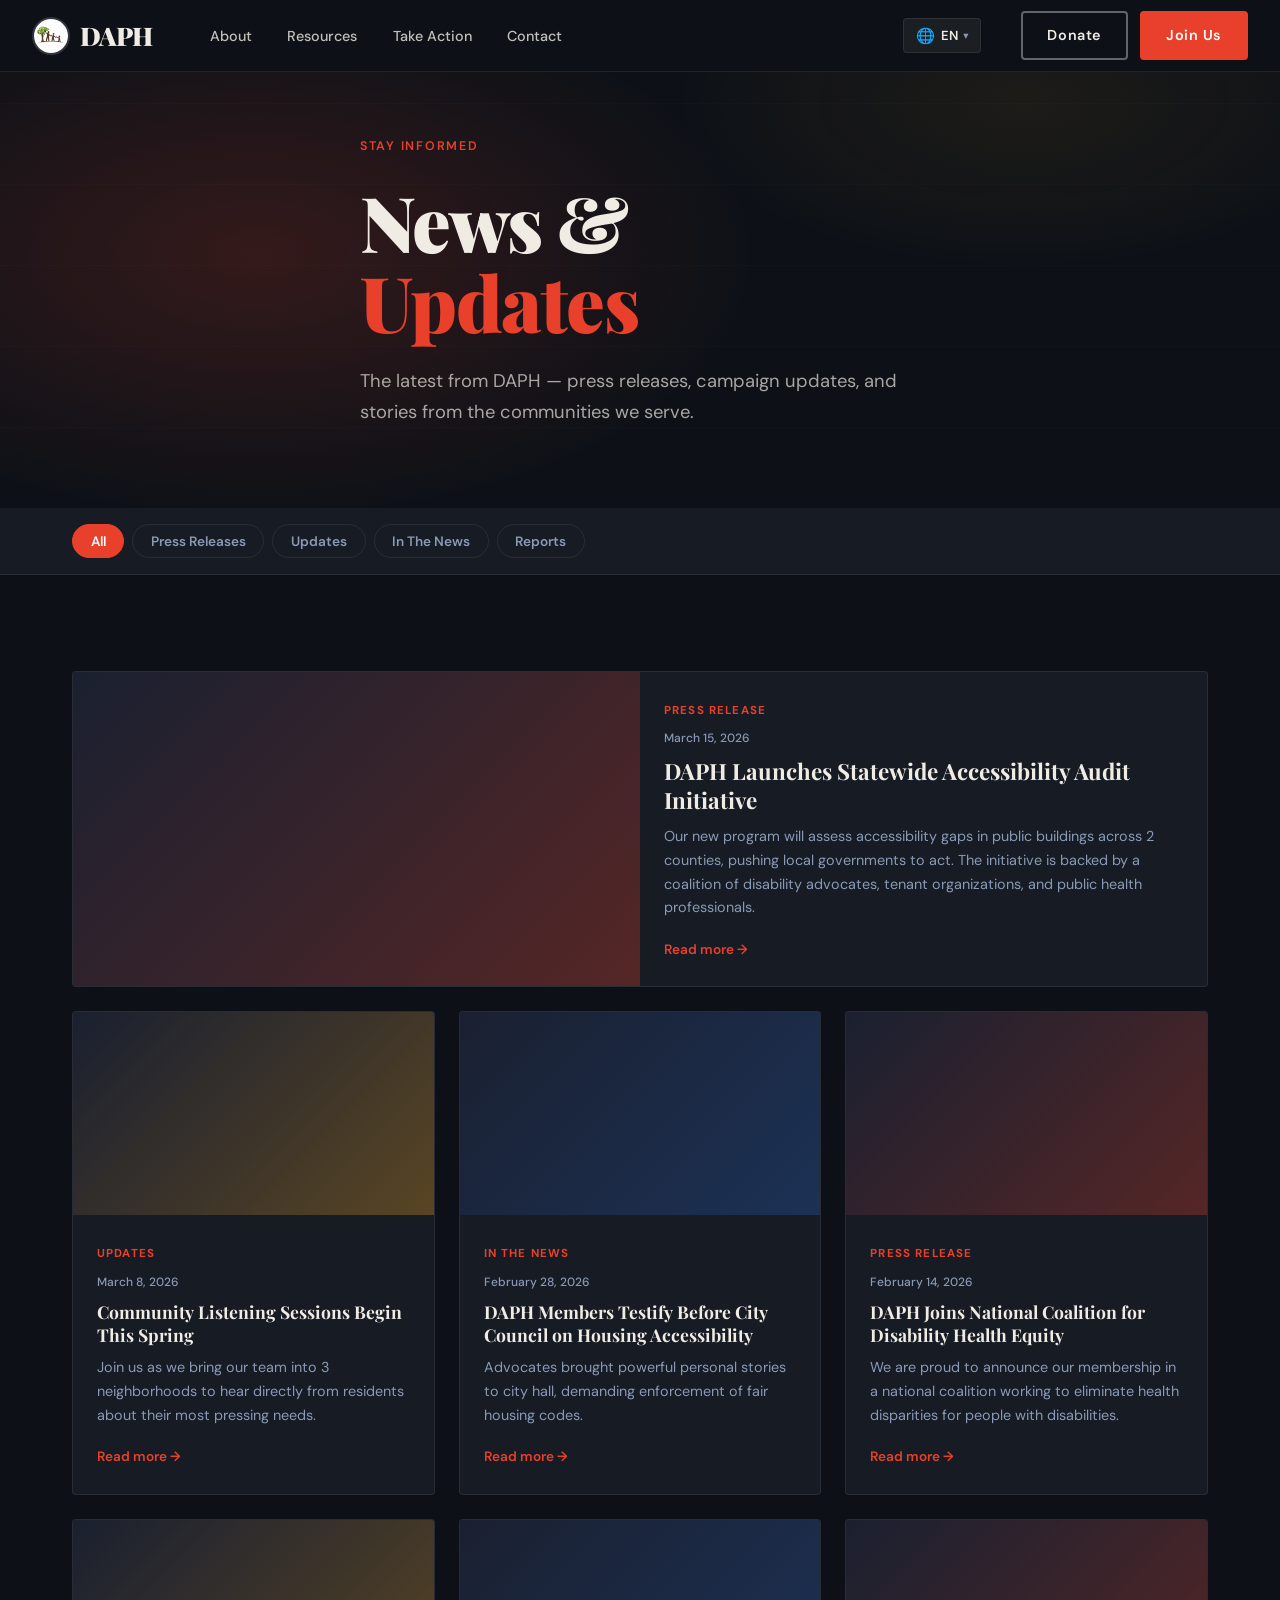
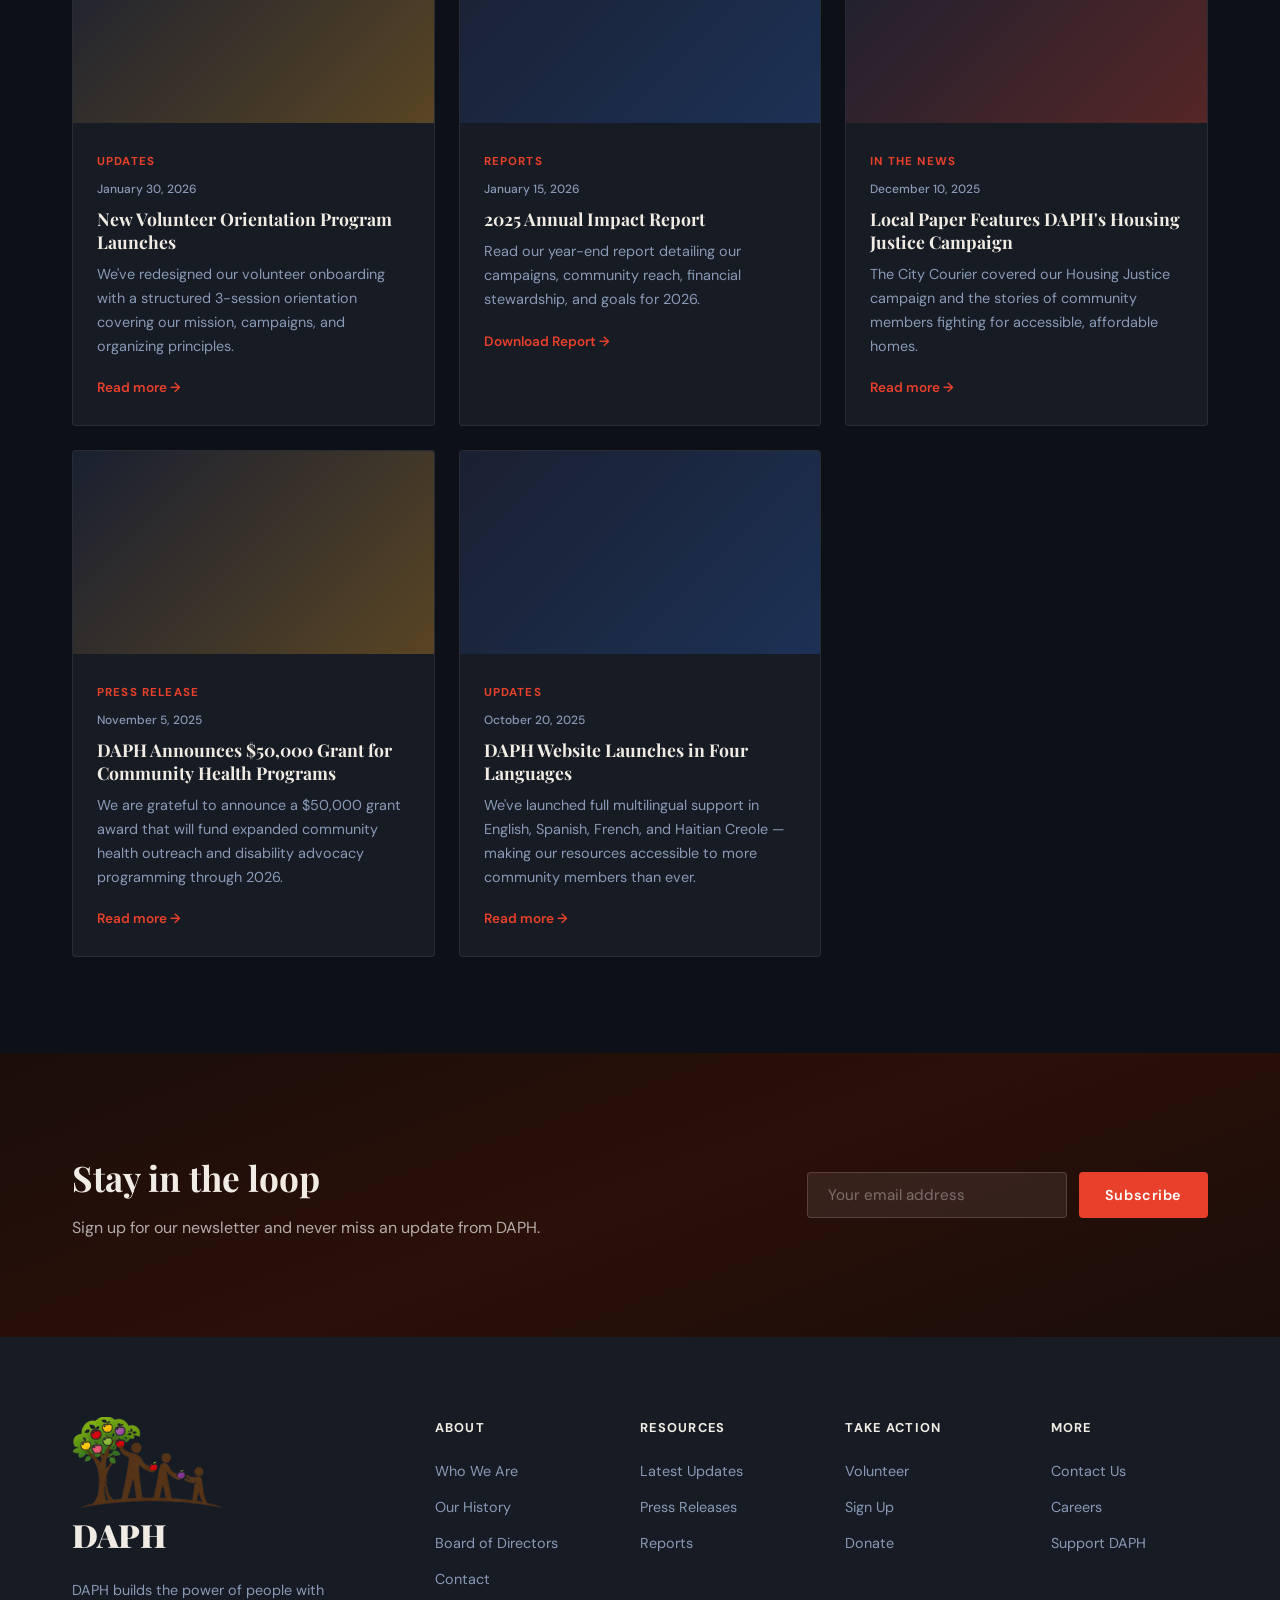
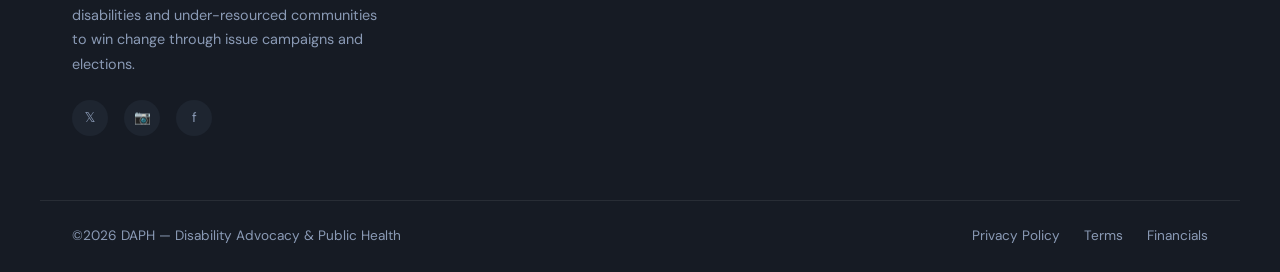
<file: news.html>
<!doctype html>
<html lang="en">
<head>
  <meta charset="UTF-8" />
  <meta name="viewport" content="width=device-width, initial-scale=1.0" />
  <title>News & Updates — DAPH</title>
  <link rel="preconnect" href="https://fonts.googleapis.com" />
  <link rel="preconnect" href="https://fonts.gstatic.com" crossorigin />
  <link href="https://fonts.googleapis.com/css2?family=Playfair+Display:wght@700;900&family=DM+Sans:wght@400;500;600&display=swap" rel="stylesheet" />
  <link rel="stylesheet" href="css/style.css" />
  <link rel="stylesheet" href="css/pages.css" />
</head>
<body>
  <div id="navbar-placeholder"></div>

  <!-- PAGE HERO -->
  <section class="page-hero page-hero--short">
    <div class="page-hero__bg"></div>
    <div class="container page-hero__content">
      <p class="hero__eyebrow">Stay Informed</p>
      <h1 class="page-hero__heading">News &<br/><span>Updates</span></h1>
      <p class="page-hero__sub">The latest from DAPH — press releases, campaign updates, and stories from the communities we serve.</p>
    </div>
  </section>

  <!-- FILTER BAR -->
  <section class="news-filter-bar">
    <div class="container news-filter-bar__inner">
      <button class="filter-btn active" data-filter="all">All</button>
      <button class="filter-btn" data-filter="press">Press Releases</button>
      <button class="filter-btn" data-filter="updates">Updates</button>
      <button class="filter-btn" data-filter="news">In The News</button>
      <button class="filter-btn" data-filter="reports">Reports</button>
    </div>
  </section>

  <!-- NEWS GRID -->
  <section class="page-section" id="press">
    <div class="container">
      <div class="news-full-grid">

        <article class="news-card news-card--featured" data-category="press">
          <div class="news-card__img news-card__img--1"></div>
          <div class="news-card__body">
            <span class="news-card__tag">Press Release</span>
            <span class="news-card__date">March 15, 2026</span>
            <h3><a href="#">DAPH Launches Statewide Accessibility Audit Initiative</a></h3>
            <p>Our new program will assess accessibility gaps in public buildings across 2 counties, pushing local governments to act. The initiative is backed by a coalition of disability advocates, tenant organizations, and public health professionals.</p>
            <a href="#" class="news-card__more">Read more →</a>
          </div>
        </article>

        <article class="news-card" data-category="updates">
          <div class="news-card__img news-card__img--2"></div>
          <div class="news-card__body">
            <span class="news-card__tag">Updates</span>
            <span class="news-card__date">March 8, 2026</span>
            <h3><a href="#">Community Listening Sessions Begin This Spring</a></h3>
            <p>Join us as we bring our team into 3 neighborhoods to hear directly from residents about their most pressing needs.</p>
            <a href="#" class="news-card__more">Read more →</a>
          </div>
        </article>

        <article class="news-card" data-category="news">
          <div class="news-card__img news-card__img--3"></div>
          <div class="news-card__body">
            <span class="news-card__tag">In The News</span>
            <span class="news-card__date">February 28, 2026</span>
            <h3><a href="#">DAPH Members Testify Before City Council on Housing Accessibility</a></h3>
            <p>Advocates brought powerful personal stories to city hall, demanding enforcement of fair housing codes.</p>
            <a href="#" class="news-card__more">Read more →</a>
          </div>
        </article>

        <article class="news-card" data-category="press">
          <div class="news-card__img news-card__img--1"></div>
          <div class="news-card__body">
            <span class="news-card__tag">Press Release</span>
            <span class="news-card__date">February 14, 2026</span>
            <h3><a href="#">DAPH Joins National Coalition for Disability Health Equity</a></h3>
            <p>We are proud to announce our membership in a national coalition working to eliminate health disparities for people with disabilities.</p>
            <a href="#" class="news-card__more">Read more →</a>
          </div>
        </article>

        <article class="news-card" data-category="updates">
          <div class="news-card__img news-card__img--2"></div>
          <div class="news-card__body">
            <span class="news-card__tag">Updates</span>
            <span class="news-card__date">January 30, 2026</span>
            <h3><a href="#">New Volunteer Orientation Program Launches</a></h3>
            <p>We've redesigned our volunteer onboarding with a structured 3-session orientation covering our mission, campaigns, and organizing principles.</p>
            <a href="#" class="news-card__more">Read more →</a>
          </div>
        </article>

        <article class="news-card" data-category="reports" id="reports">
          <div class="news-card__img news-card__img--3"></div>
          <div class="news-card__body">
            <span class="news-card__tag">Reports</span>
            <span class="news-card__date">January 15, 2026</span>
            <h3><a href="#">2025 Annual Impact Report</a></h3>
            <p>Read our year-end report detailing our campaigns, community reach, financial stewardship, and goals for 2026.</p>
            <a href="#" class="news-card__more">Download Report →</a>
          </div>
        </article>

        <article class="news-card" data-category="news">
          <div class="news-card__img news-card__img--1"></div>
          <div class="news-card__body">
            <span class="news-card__tag">In The News</span>
            <span class="news-card__date">December 10, 2025</span>
            <h3><a href="#">Local Paper Features DAPH's Housing Justice Campaign</a></h3>
            <p>The City Courier covered our Housing Justice campaign and the stories of community members fighting for accessible, affordable homes.</p>
            <a href="#" class="news-card__more">Read more →</a>
          </div>
        </article>

        <article class="news-card" data-category="press">
          <div class="news-card__img news-card__img--2"></div>
          <div class="news-card__body">
            <span class="news-card__tag">Press Release</span>
            <span class="news-card__date">November 5, 2025</span>
            <h3><a href="#">DAPH Announces $50,000 Grant for Community Health Programs</a></h3>
            <p>We are grateful to announce a $50,000 grant award that will fund expanded community health outreach and disability advocacy programming through 2026.</p>
            <a href="#" class="news-card__more">Read more →</a>
          </div>
        </article>

        <article class="news-card" data-category="updates">
          <div class="news-card__img news-card__img--3"></div>
          <div class="news-card__body">
            <span class="news-card__tag">Updates</span>
            <span class="news-card__date">October 20, 2025</span>
            <h3><a href="#">DAPH Website Launches in Four Languages</a></h3>
            <p>We've launched full multilingual support in English, Spanish, French, and Haitian Creole — making our resources accessible to more community members than ever.</p>
            <a href="#" class="news-card__more">Read more →</a>
          </div>
        </article>

      </div>
    </div>
  </section>

  <!-- NEWSLETTER SIGNUP -->
  <section class="page-section page-section--dark">
    <div class="container newsletter-band">
      <div>
        <h2>Stay in the loop</h2>
        <p>Sign up for our newsletter and never miss an update from DAPH.</p>
      </div>
      <form class="newsletter-form" id="newsletterForm">
        <input type="email" placeholder="Your email address" required />
        <button type="submit" class="btn btn--primary">Subscribe</button>
      </form>
    </div>
  </section>

  <div id="footer-placeholder"></div>

  <script src="js/components.js"></script>
  <script src="js/main.js"></script>
  <script src="js/news.js"></script>
</body>
</html>
</file>
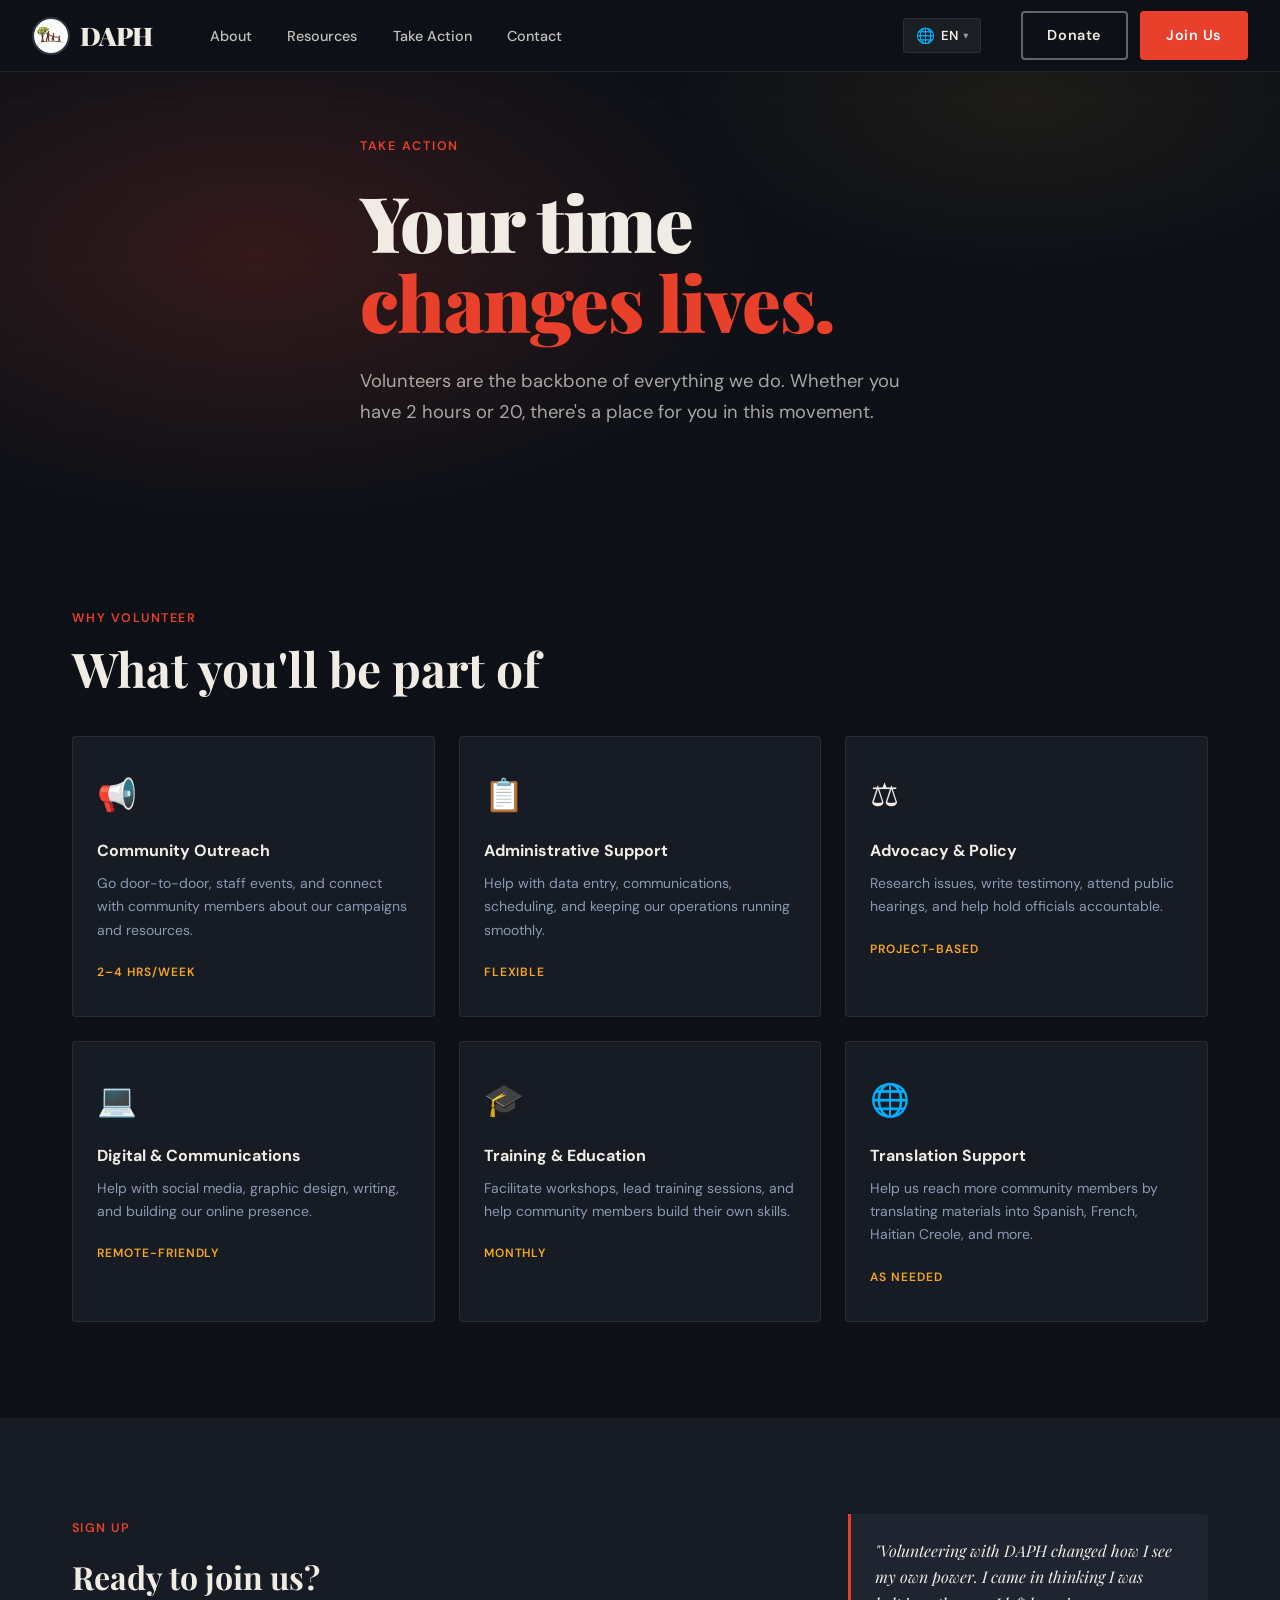
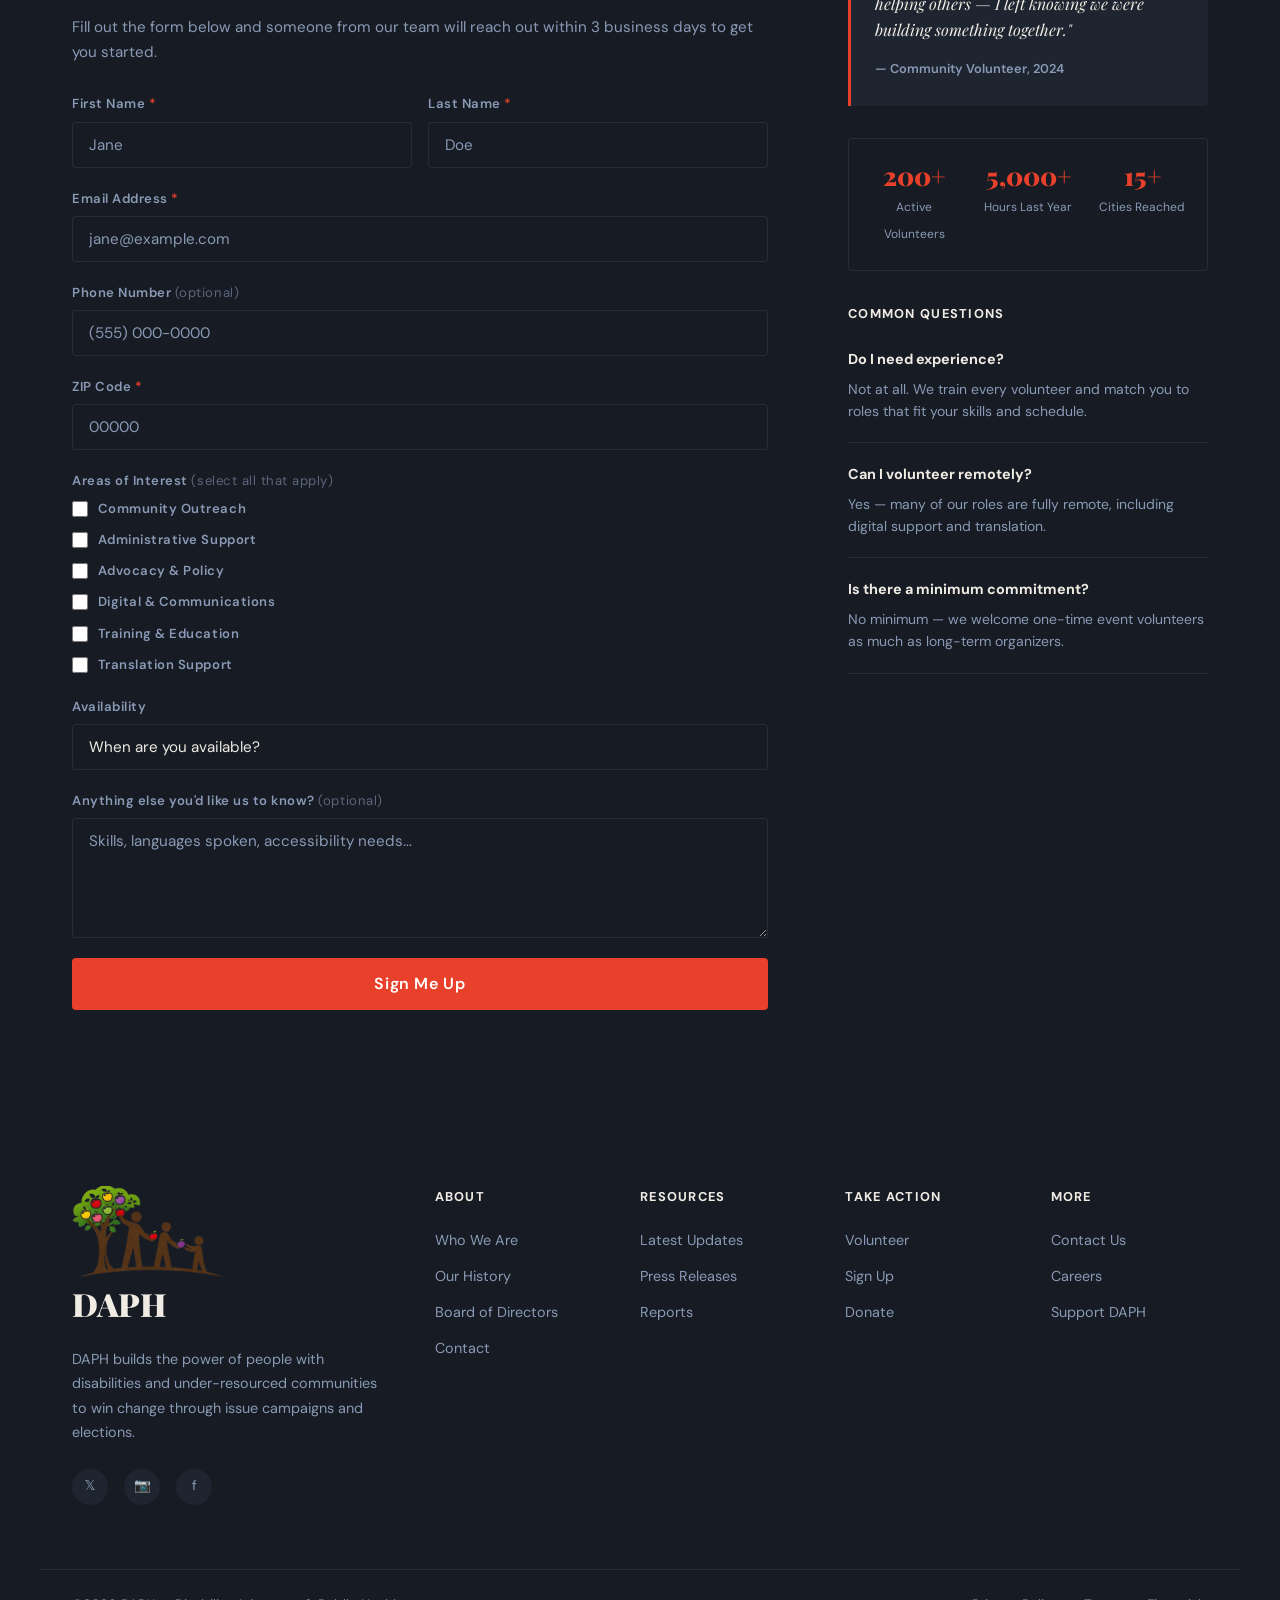
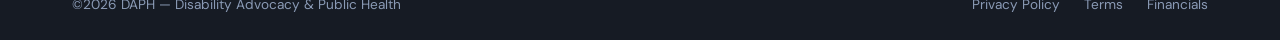
<file: volunteer.html>
<!doctype html>
<html lang="en">
<head>
  <meta charset="UTF-8" />
  <meta name="viewport" content="width=device-width, initial-scale=1.0" />
  <title>Volunteer — DAPH</title>
  <link rel="preconnect" href="https://fonts.googleapis.com" />
  <link rel="preconnect" href="https://fonts.gstatic.com" crossorigin />
  <link href="https://fonts.googleapis.com/css2?family=Playfair+Display:wght@700;900&family=DM+Sans:wght@400;500;600&display=swap" rel="stylesheet" />
  <link rel="stylesheet" href="css/style.css" />
  <link rel="stylesheet" href="css/pages.css" />
</head>
<body>
  <div id="navbar-placeholder"></div>

  <!-- PAGE HERO -->
  <section class="page-hero">
    <div class="page-hero__bg"></div>
    <div class="container page-hero__content">
      <p class="hero__eyebrow">Take Action</p>
      <h1 class="page-hero__heading">Your time<br/><span>changes lives.</span></h1>
      <p class="page-hero__sub">Volunteers are the backbone of everything we do. Whether you have 2 hours or 20, there's a place for you in this movement.</p>
    </div>
  </section>

  <!-- WHY VOLUNTEER -->
  <section class="page-section">
    <div class="container">
      <p class="label">Why Volunteer</p>
      <h2 class="section-heading">What you'll be part of</h2>
      <div class="volunteer-roles">
        <div class="volunteer-role">
          <div class="volunteer-role__icon">📢</div>
          <h4>Community Outreach</h4>
          <p>Go door-to-door, staff events, and connect with community members about our campaigns and resources.</p>
          <span class="volunteer-role__time">2–4 hrs/week</span>
        </div>
        <div class="volunteer-role">
          <div class="volunteer-role__icon">📋</div>
          <h4>Administrative Support</h4>
          <p>Help with data entry, communications, scheduling, and keeping our operations running smoothly.</p>
          <span class="volunteer-role__time">Flexible</span>
        </div>
        <div class="volunteer-role">
          <div class="volunteer-role__icon">⚖️</div>
          <h4>Advocacy & Policy</h4>
          <p>Research issues, write testimony, attend public hearings, and help hold officials accountable.</p>
          <span class="volunteer-role__time">Project-based</span>
        </div>
        <div class="volunteer-role">
          <div class="volunteer-role__icon">💻</div>
          <h4>Digital & Communications</h4>
          <p>Help with social media, graphic design, writing, and building our online presence.</p>
          <span class="volunteer-role__time">Remote-friendly</span>
        </div>
        <div class="volunteer-role">
          <div class="volunteer-role__icon">🎓</div>
          <h4>Training & Education</h4>
          <p>Facilitate workshops, lead training sessions, and help community members build their own skills.</p>
          <span class="volunteer-role__time">Monthly</span>
        </div>
        <div class="volunteer-role">
          <div class="volunteer-role__icon">🌐</div>
          <h4>Translation Support</h4>
          <p>Help us reach more community members by translating materials into Spanish, French, Haitian Creole, and more.</p>
          <span class="volunteer-role__time">As needed</span>
        </div>
      </div>
    </div>
  </section>

  <!-- SIGN UP FORM -->
  <section class="page-section page-section--surface" id="signup">
    <div class="container volunteer-layout">

      <div class="volunteer-form-wrap">
        <p class="label">Sign Up</p>
        <h2>Ready to join us?</h2>
        <p class="volunteer-form-intro">Fill out the form below and someone from our team will reach out within 3 business days to get you started.</p>

        <form class="contact-form" id="volunteerForm" novalidate>
          <div class="form-row">
            <div class="form-group">
              <label for="vFirstName">First Name <span class="required">*</span></label>
              <input type="text" id="vFirstName" name="firstName" placeholder="Jane" required />
            </div>
            <div class="form-group">
              <label for="vLastName">Last Name <span class="required">*</span></label>
              <input type="text" id="vLastName" name="lastName" placeholder="Doe" required />
            </div>
          </div>

          <div class="form-group">
            <label for="vEmail">Email Address <span class="required">*</span></label>
            <input type="email" id="vEmail" name="email" placeholder="jane@example.com" required />
          </div>

          <div class="form-group">
            <label for="vPhone">Phone Number <span class="optional">(optional)</span></label>
            <input type="tel" id="vPhone" name="phone" placeholder="(555) 000-0000" />
          </div>

          <div class="form-group">
            <label for="vZip">ZIP Code <span class="required">*</span></label>
            <input type="text" id="vZip" name="zip" placeholder="00000" required />
          </div>

          <div class="form-group">
            <label>Areas of Interest <span class="optional">(select all that apply)</span></label>
            <div class="checkbox-group">
              <label class="checkbox-label"><input type="checkbox" name="interest" value="outreach" /><span>Community Outreach</span></label>
              <label class="checkbox-label"><input type="checkbox" name="interest" value="admin" /><span>Administrative Support</span></label>
              <label class="checkbox-label"><input type="checkbox" name="interest" value="advocacy" /><span>Advocacy & Policy</span></label>
              <label class="checkbox-label"><input type="checkbox" name="interest" value="digital" /><span>Digital & Communications</span></label>
              <label class="checkbox-label"><input type="checkbox" name="interest" value="training" /><span>Training & Education</span></label>
              <label class="checkbox-label"><input type="checkbox" name="interest" value="translation" /><span>Translation Support</span></label>
            </div>
          </div>

          <div class="form-group">
            <label for="vAvailability">Availability</label>
            <select id="vAvailability" name="availability">
              <option value="" disabled selected>When are you available?</option>
              <option value="weekday-morning">Weekday Mornings</option>
              <option value="weekday-afternoon">Weekday Afternoons</option>
              <option value="weekday-evening">Weekday Evenings</option>
              <option value="weekends">Weekends</option>
              <option value="flexible">Fully Flexible</option>
            </select>
          </div>

          <div class="form-group">
            <label for="vMessage">Anything else you'd like us to know? <span class="optional">(optional)</span></label>
            <textarea id="vMessage" name="message" rows="4" placeholder="Skills, languages spoken, accessibility needs..."></textarea>
          </div>

          <button type="submit" class="btn btn--primary btn--lg" id="volunteerSubmit">
            Sign Me Up
          </button>

          <div class="form-success" id="volunteerSuccess" style="display:none;">
            <span>✅</span>
            <div>
              <strong>You're signed up!</strong>
              <p>Thank you for stepping up. We'll be in touch within 3 business days.</p>
            </div>
          </div>
        </form>
      </div>

      <div class="volunteer-sidebar">
        <div class="volunteer-quote">
          <blockquote>"Volunteering with DAPH changed how I see my own power. I came in thinking I was helping others — I left knowing we were building something together."</blockquote>
          <cite>— Community Volunteer, 2024</cite>
        </div>
        <div class="volunteer-stats">
          <div class="volunteer-stat">
            <span class="volunteer-stat__num">200+</span>
            <span class="volunteer-stat__label">Active Volunteers</span>
          </div>
          <div class="volunteer-stat">
            <span class="volunteer-stat__num">5,000+</span>
            <span class="volunteer-stat__label">Hours Last Year</span>
          </div>
          <div class="volunteer-stat">
            <span class="volunteer-stat__num">15+</span>
            <span class="volunteer-stat__label">Cities Reached</span>
          </div>
        </div>
        <div class="volunteer-faq">
          <h4>Common Questions</h4>
          <div class="faq-item">
            <strong>Do I need experience?</strong>
            <p>Not at all. We train every volunteer and match you to roles that fit your skills and schedule.</p>
          </div>
          <div class="faq-item">
            <strong>Can I volunteer remotely?</strong>
            <p>Yes — many of our roles are fully remote, including digital support and translation.</p>
          </div>
          <div class="faq-item">
            <strong>Is there a minimum commitment?</strong>
            <p>No minimum — we welcome one-time event volunteers as much as long-term organizers.</p>
          </div>
        </div>
      </div>

    </div>
  </section>

  <div id="footer-placeholder"></div>

  <script src="js/components.js"></script>
  <script src="js/main.js"></script>
  <script src="js/contact.js"></script>
</body>
</html>
</file>
<file: css/style.css>
/* =============================================
   DAPH Nonprofit — style.css
   Inspired by peoplesaction.org layout
   ============================================= */

/* ---------- CSS Variables ---------- */
:root {
  --color-bg: #0d1117;
  --color-surface: #161b24;
  --color-surface2: #1e2530;
  --color-primary: #e8402a; /* bold red-orange accent */
  --color-accent: #f5a623; /* warm amber CTA */
  --color-text: #f0ece4;
  --color-muted: #8a9ab5;
  --color-border: rgba(255, 255, 255, 0.08);

  --font-display: "Playfair Display", Georgia, serif;
  --font-body: "DM Sans", system-ui, sans-serif;

  --nav-height: 72px;
  --radius: 4px;
  --transition: 0.22s ease;
}

/* ---------- Reset & Base ---------- */
*,
*::before,
*::after {
  box-sizing: border-box;
  margin: 0;
  padding: 0;
}

html {
  scroll-behavior: smooth;
}

body {
  font-family: var(--font-body);
  background: var(--color-bg);
  color: var(--color-text);
  line-height: 1.65;
  overflow-x: hidden;
}

a {
  color: inherit;
  text-decoration: none;
}
img {
  display: block;
  max-width: 100%;
}
ul {
  list-style: none;
}

.container {
  max-width: 1200px;
  margin: 0 auto;
  padding: 0 2rem;
}

/* ---------- Typography helpers ---------- */
.label {
  display: inline-block;
  font-size: 0.78rem;
  font-weight: 600;
  letter-spacing: 0.12em;
  text-transform: uppercase;
  color: var(--color-primary);
  margin-bottom: 0.75rem;
}
.label--light {
  color: var(--color-accent);
}

.section-heading {
  font-family: var(--font-display);
  font-size: clamp(2rem, 4vw, 3rem);
  font-weight: 700;
  line-height: 1.15;
  margin-bottom: 1rem;
}
.section-heading--light {
  color: var(--color-text);
}

.section-sub {
  font-size: 1.1rem;
  color: var(--color-muted);
  max-width: 600px;
  margin-bottom: 3rem;
}
.section-sub--light {
  color: rgba(255, 255, 255, 0.65);
}

/* ---------- Buttons ---------- */
.btn {
  display: inline-block;
  padding: 0.65rem 1.5rem;
  font-family: var(--font-body);
  font-size: 0.9rem;
  font-weight: 600;
  letter-spacing: 0.04em;
  border-radius: var(--radius);
  border: 2px solid transparent;
  cursor: pointer;
  transition:
    background var(--transition),
    color var(--transition),
    border-color var(--transition),
    transform var(--transition);
}
.btn:hover {
  transform: translateY(-2px);
}

.btn--primary {
  background: var(--color-primary);
  color: #fff;
  border-color: var(--color-primary);
}
.btn--primary:hover {
  background: #c93520;
  border-color: #c93520;
}

.btn--accent {
  background: var(--color-accent);
  color: #111;
  border-color: var(--color-accent);
}
.btn--accent:hover {
  background: #e0951a;
  border-color: #e0951a;
}

.btn--outline {
  background: transparent;
  color: var(--color-text);
  border-color: rgba(255, 255, 255, 0.35);
}
.btn--outline:hover {
  border-color: var(--color-text);
  background: rgba(255, 255, 255, 0.05);
}

.btn--outline-light {
  background: transparent;
  color: #fff;
  border-color: rgba(255, 255, 255, 0.6);
}
.btn--outline-light:hover {
  background: rgba(255, 255, 255, 0.1);
}

.btn--lg {
  padding: 0.85rem 2rem;
  font-size: 1rem;
}

/* =============================================
   NAVBAR
   ============================================= */
.navbar {
  position: fixed;
  top: 0;
  left: 0;
  right: 0;
  height: var(--nav-height);
  z-index: 1000;
  background: var(--color-bg);
  border-bottom: 1px solid var(--color-border);
  transition:
    background var(--transition),
    box-shadow var(--transition);
}
.navbar.scrolled {
  background: rgba(13, 17, 23, 0.97);
  box-shadow: 0 2px 24px rgba(0, 0, 0, 0.5);
}

.navbar__inner {
  max-width: 1300px;
  margin: 0 auto;
  padding: 0 2rem;
  height: 100%;
  display: flex;
  align-items: center;
  gap: 2.5rem;
}

.navbar__logo {
  font-family: var(--font-display);
  font-size: 1.6rem;
  font-weight: 900;
  color: var(--color-text);
  letter-spacing: -0.02em;
  flex-shrink: 0;
  display: flex;
  align-items: center;
  gap: 0.6rem;
}

.navbar__logo-img {
  width: 38px;
  height: 38px;
  border-radius: 50%;
  object-fit: cover;
  border: 2px solid rgba(255, 255, 255, 0.15);
  flex-shrink: 0;
}

.navbar__nav {
  flex: 1;
}

.nav-list {
  display: flex;
  align-items: center;
  gap: 0;
}

.nav-item {
  position: relative;
}

.nav-item > a {
  display: block;
  padding: 0 1.1rem;
  height: var(--nav-height);
  line-height: var(--nav-height);
  font-size: 0.9rem;
  font-weight: 500;
  color: rgba(240, 236, 228, 0.8);
  transition: color var(--transition);
  white-space: nowrap;
}
.nav-item > a:hover {
  color: var(--color-text);
}

/* Dropdown */
.dropdown {
  display: none;
  position: absolute;
  top: calc(var(--nav-height) - 4px);
  left: 0;
  background: var(--color-surface);
  border: 1px solid var(--color-border);
  border-top: 2px solid var(--color-primary);
  min-width: 220px;
  border-radius: 0 0 var(--radius) var(--radius);
  box-shadow: 0 12px 40px rgba(0, 0, 0, 0.4);
  z-index: 100;
}
.has-dropdown:hover .dropdown {
  display: block;
}

.dropdown li a {
  display: block;
  padding: 0.7rem 1.25rem;
  font-size: 0.875rem;
  color: var(--color-muted);
  transition:
    color var(--transition),
    background var(--transition);
}
.dropdown li a:hover {
  color: var(--color-text);
  background: rgba(255, 255, 255, 0.04);
}

/* Nav CTA */
.navbar__cta {
  display: flex;
  align-items: center;
  gap: 0.75rem;
  flex-shrink: 0;
}

/* Language Switcher */
.lang-switcher {
  position: relative;
  flex-shrink: 0;
}
.lang-switcher__btn {
  display: flex;
  align-items: center;
  gap: 0.35rem;
  background: rgba(255, 255, 255, 0.06);
  border: 1px solid var(--color-border);
  border-radius: var(--radius);
  color: var(--color-text);
  font-family: var(--font-body);
  font-size: 0.82rem;
  font-weight: 600;
  padding: 0.4rem 0.75rem;
  cursor: pointer;
  transition:
    background var(--transition),
    border-color var(--transition);
  white-space: nowrap;
}
.lang-switcher__btn:hover {
  background: rgba(255, 255, 255, 0.1);
  border-color: rgba(255, 255, 255, 0.2);
}
.lang-switcher__globe {
  font-size: 0.95rem;
}
.lang-switcher__arrow {
  font-size: 0.65rem;
  color: var(--color-muted);
  transition: transform var(--transition);
}
.lang-switcher.open .lang-switcher__arrow {
  transform: rotate(180deg);
}
.lang-switcher__dropdown {
  display: none;
  position: absolute;
  top: calc(100% + 8px);
  right: 0;
  background: var(--color-surface);
  border: 1px solid var(--color-border);
  border-top: 2px solid var(--color-primary);
  border-radius: 0 0 var(--radius) var(--radius);
  min-width: 180px;
  box-shadow: 0 12px 32px rgba(0, 0, 0, 0.45);
  z-index: 200;
  list-style: none;
  padding: 0.4rem 0;
}
.lang-switcher.open .lang-switcher__dropdown {
  display: block;
}
.lang-switcher__dropdown li button {
  display: flex;
  align-items: center;
  gap: 0.6rem;
  width: 100%;
  padding: 0.65rem 1.1rem;
  background: none;
  border: none;
  color: var(--color-muted);
  font-family: var(--font-body);
  font-size: 0.875rem;
  font-weight: 500;
  cursor: pointer;
  transition:
    color var(--transition),
    background var(--transition);
  text-align: left;
}
.lang-switcher__dropdown li button:hover {
  color: var(--color-text);
  background: rgba(255, 255, 255, 0.04);
}
.lang-switcher__dropdown li button.active {
  color: var(--color-text);
  font-weight: 600;
}

/* Hamburger */
.hamburger {
  display: none;
  flex-direction: column;
  gap: 5px;
  background: none;
  border: none;
  cursor: pointer;
  padding: 4px;
  margin-left: auto;
}
.hamburger span {
  display: block;
  width: 24px;
  height: 2px;
  background: var(--color-text);
  border-radius: 2px;
  transition:
    transform var(--transition),
    opacity var(--transition);
}
.hamburger.open span:nth-child(1) {
  transform: translateY(7px) rotate(45deg);
}
.hamburger.open span:nth-child(2) {
  opacity: 0;
}
.hamburger.open span:nth-child(3) {
  transform: translateY(-7px) rotate(-45deg);
}

/* =============================================
   HERO
   ============================================= */
.hero {
  position: relative;
  min-height: 100vh;
  display: grid;
  grid-template-columns: 1fr 1fr;
  align-items: center;
  padding: calc(var(--nav-height) + 3rem) 4rem 5rem;
  overflow: hidden;
  max-width: 1400px;
  margin: 0 auto;
  width: 100%;
  /* stretch the section itself to full width */
  box-sizing: border-box;
}

/* full-bleed bg behind the centered grid */
.hero::before {
  content: "";
  position: absolute;
  inset: 0;
  background:
    radial-gradient(
      ellipse 70% 70% at 75% 55%,
      rgba(232, 64, 42, 0.18) 0%,
      transparent 65%
    ),
    radial-gradient(
      ellipse 50% 60% at 10% 80%,
      rgba(245, 166, 35, 0.07) 0%,
      transparent 55%
    );
  z-index: 0;
  pointer-events: none;
}

.hero__bg {
  position: absolute;
  inset: 0;
  background: var(--color-bg);
  z-index: -1;
}
.hero__bg::after {
  content: "";
  position: absolute;
  inset: 0;
  background-image: repeating-linear-gradient(
    0deg,
    transparent,
    transparent 80px,
    rgba(255, 255, 255, 0.013) 80px,
    rgba(255, 255, 255, 0.013) 81px
  );
}

/* ── Left: text ── */
.hero__content {
  position: relative;
  z-index: 1;
  padding-right: 2rem;
}

.hero__eyebrow {
  font-size: 0.78rem;
  font-weight: 600;
  letter-spacing: 0.14em;
  text-transform: uppercase;
  color: var(--color-primary);
  margin-bottom: 1.5rem;
  opacity: 0;
  animation: fadeUp 0.7s ease 0.2s forwards;
}

.hero__heading {
  font-family: var(--font-display);
  font-size: clamp(3rem, 5.5vw, 5.5rem);
  font-weight: 900;
  line-height: 1.02;
  letter-spacing: -0.02em;
  margin-bottom: 1.75rem;
  opacity: 0;
  animation: fadeUp 0.8s ease 0.4s forwards;
}
.hero__heading span {
  color: var(--color-primary);
}

.hero__sub {
  font-size: clamp(0.95rem, 1.5vw, 1.1rem);
  color: rgba(240, 236, 228, 0.68);
  max-width: 480px;
  margin-bottom: 2.5rem;
  line-height: 1.7;
  opacity: 0;
  animation: fadeUp 0.8s ease 0.6s forwards;
}

.hero__actions {
  display: flex;
  gap: 1rem;
  flex-wrap: wrap;
  opacity: 0;
  animation: fadeUp 0.8s ease 0.8s forwards;
}

/* ── Right: image ── */
.hero__image {
  position: relative;
  z-index: 1;
  display: flex;
  align-items: flex-end;
  justify-content: center;
  /* let it overflow bottom slightly for drama */
  margin-bottom: -5rem;
  padding-bottom: 5rem;
  opacity: 0;
  animation: fadeUp 1s ease 0.5s forwards;
}

.hero__image img {
  width: 100%;
  max-width: 620px;
  height: auto;
  /* subtle drop shadow so it pops off the dark bg */
  filter: drop-shadow(-20px 20px 40px rgba(0, 0, 0, 0.55));
  /* slight upward float animation on load */
  animation: floatIn 1.1s cubic-bezier(0.22, 1, 0.36, 1) 0.6s both;
}

.hero__scroll-hint {
  position: absolute;
  bottom: 1.5rem;
  left: 50%;
  transform: translateX(-50%);
  font-size: 1.4rem;
  color: rgba(255, 255, 255, 0.2);
  animation: bounce 2.2s ease infinite;
  z-index: 2;
  grid-column: 1 / -1;
}

@keyframes fadeUp {
  from {
    opacity: 0;
    transform: translateY(28px);
  }
  to {
    opacity: 1;
    transform: translateY(0);
  }
}
@keyframes floatIn {
  from {
    opacity: 0;
    transform: translateY(50px) scale(0.97);
  }
  to {
    opacity: 1;
    transform: translateY(0) scale(1);
  }
}
@keyframes bounce {
  0%,
  100% {
    transform: translateX(-50%) translateY(0);
  }
  50% {
    transform: translateX(-50%) translateY(9px);
  }
}

/* =============================================
   CRISIS
   ============================================= */
.crisis {
  padding: 7rem 0;
  background: var(--color-bg);
}

.crisis__grid {
  display: grid;
  grid-template-columns: repeat(3, 1fr);
  gap: 2rem;
  margin-top: 1rem;
}

.crisis__card {
  padding: 2.5rem 2rem;
  border: 1px solid var(--color-border);
  border-radius: var(--radius);
  background: var(--color-surface);
  transition:
    border-color var(--transition),
    transform var(--transition);
}
.crisis__card:hover {
  border-color: var(--color-primary);
  transform: translateY(-4px);
}

.crisis__icon {
  font-size: 2rem;
  margin-bottom: 1.25rem;
}

.crisis__card h3 {
  font-family: var(--font-display);
  font-size: 1.3rem;
  font-weight: 700;
  margin-bottom: 0.75rem;
}

.crisis__card p {
  font-size: 0.95rem;
  color: var(--color-muted);
  line-height: 1.7;
}

/* =============================================
   ABOUT
   ============================================= */
.about {
  padding: 7rem 0;
  background: var(--color-surface);
}

.about__inner {
  display: grid;
  grid-template-columns: 1fr 1fr;
  gap: 5rem;
  align-items: center;
}

.about__text h2 {
  font-family: var(--font-display);
  font-size: clamp(2rem, 3.5vw, 2.8rem);
  font-weight: 700;
  margin-bottom: 1.25rem;
  line-height: 1.15;
}

.about__text p {
  color: var(--color-muted);
  margin-bottom: 1.25rem;
  font-size: 1rem;
}

.about__text .btn {
  margin-top: 0.75rem;
}

.about__img-placeholder {
  aspect-ratio: 4/3;
  background: linear-gradient(
    135deg,
    var(--color-surface2) 0%,
    rgba(232, 64, 42, 0.12) 100%
  );
  border-radius: var(--radius);
  border: 1px solid var(--color-border);
  display: flex;
  align-items: center;
  justify-content: center;
  font-family: var(--font-display);
  font-size: 1.6rem;
  font-weight: 700;
  color: rgba(255, 255, 255, 0.15);
  text-align: center;
  line-height: 1.3;
}

/* =============================================
   CAMPAIGNS
   ============================================= */
.campaigns {
  padding: 7rem 0;
  background: var(--color-primary);
  background: linear-gradient(160deg, #1a0d0a 0%, #2a1008 50%, #1a0d0a 100%);
  position: relative;
  overflow: hidden;
}
.campaigns::before {
  content: "";
  position: absolute;
  inset: 0;
  background: radial-gradient(
    ellipse 80% 60% at 50% 50%,
    rgba(232, 64, 42, 0.15) 0%,
    transparent 70%
  );
  pointer-events: none;
}

.campaigns__grid {
  display: grid;
  grid-template-columns: repeat(2, 1fr);
  gap: 1.5rem;
}

.campaign-card {
  display: block;
  padding: 2.5rem 2rem;
  background: rgba(255, 255, 255, 0.04);
  border: 1px solid rgba(255, 255, 255, 0.1);
  border-radius: var(--radius);
  transition:
    background var(--transition),
    border-color var(--transition),
    transform var(--transition);
}
.campaign-card:hover {
  background: rgba(255, 255, 255, 0.08);
  border-color: var(--color-primary);
  transform: translateY(-4px);
}

.campaign-card__icon {
  font-size: 2rem;
  margin-bottom: 1rem;
}

.campaign-card h3 {
  font-family: var(--font-display);
  font-size: 1.3rem;
  font-weight: 700;
  margin-bottom: 0.6rem;
}

.campaign-card p {
  font-size: 0.9rem;
  color: rgba(255, 255, 255, 0.6);
  margin-bottom: 1.25rem;
  line-height: 1.65;
}

.campaign-card__link {
  font-size: 0.85rem;
  font-weight: 600;
  color: var(--color-accent);
  letter-spacing: 0.04em;
}

/* =============================================
   NEWS
   ============================================= */
.news {
  padding: 7rem 0;
  background: var(--color-bg);
}

.news__grid {
  display: grid;
  grid-template-columns: 2fr 1fr;
  grid-template-rows: auto auto;
  gap: 1.5rem;
}

.news-card {
  background: var(--color-surface);
  border: 1px solid var(--color-border);
  border-radius: var(--radius);
  overflow: hidden;
  transition:
    border-color var(--transition),
    transform var(--transition);
}
.news-card:hover {
  border-color: rgba(255, 255, 255, 0.2);
  transform: translateY(-3px);
}

.news-card--featured {
  grid-row: span 2;
}

.news-card__img {
  aspect-ratio: 16/9;
  background: var(--color-surface2);
}
.news-card--featured .news-card__img {
  aspect-ratio: 4/3;
}

/* Placeholder colors for news images */
.news-card__img--1 {
  background: linear-gradient(135deg, #1a2030 0%, rgba(232, 64, 42, 0.3) 100%);
}
.news-card__img--2 {
  background: linear-gradient(135deg, #1a2030 0%, rgba(245, 166, 35, 0.3) 100%);
}
.news-card__img--3 {
  background: linear-gradient(135deg, #1a2030 0%, rgba(42, 100, 200, 0.3) 100%);
}

.news-card__body {
  padding: 1.5rem;
}

.news-card__tag {
  display: inline-block;
  font-size: 0.72rem;
  font-weight: 700;
  letter-spacing: 0.1em;
  text-transform: uppercase;
  color: var(--color-primary);
  margin-bottom: 0.6rem;
}

.news-card h3 {
  font-family: var(--font-display);
  font-size: 1.1rem;
  font-weight: 700;
  line-height: 1.3;
  margin-bottom: 0.6rem;
}
.news-card--featured h3 {
  font-size: 1.4rem;
}

.news-card h3 a {
  transition: color var(--transition);
}
.news-card h3 a:hover {
  color: var(--color-accent);
}

.news-card p {
  font-size: 0.9rem;
  color: var(--color-muted);
  line-height: 1.65;
  margin-bottom: 1rem;
}

.news-card__more {
  font-size: 0.85rem;
  font-weight: 600;
  color: var(--color-primary);
  transition: color var(--transition);
}
.news-card__more:hover {
  color: var(--color-accent);
}

.news__cta {
  margin-top: 2.5rem;
  text-align: center;
}

/* =============================================
   CTA BAND
   ============================================= */
.cta-band {
  padding: 5rem 0;
  background: var(--color-surface2);
  border-top: 1px solid var(--color-border);
  border-bottom: 1px solid var(--color-border);
}

.cta-band__inner {
  display: flex;
  align-items: center;
  justify-content: space-between;
  gap: 3rem;
  flex-wrap: wrap;
}

.cta-band h2 {
  font-family: var(--font-display);
  font-size: clamp(1.6rem, 3vw, 2.2rem);
  font-weight: 700;
  margin-bottom: 0.5rem;
}

.cta-band p {
  color: var(--color-muted);
  font-size: 1rem;
}

.cta-band__buttons {
  display: flex;
  gap: 1rem;
  flex-wrap: wrap;
}

/* =============================================
   FOOTER
   ============================================= */
.footer {
  background: var(--color-surface);
  padding-top: 5rem;
}

.footer__inner {
  display: grid;
  grid-template-columns: 2fr 1fr 1fr 1fr 1fr;
  gap: 3rem;
  padding-bottom: 4rem;
  border-bottom: 1px solid var(--color-border);
}

.footer__logo {
  font-family: var(--font-display);
  font-size: 2rem;
  font-weight: 900;
  color: var(--color-text);
  display: inline-block;
  margin-bottom: 1rem;
}

.footer__brand p {
  font-size: 0.9rem;
  color: var(--color-muted);
  line-height: 1.7;
  margin-bottom: 1.5rem;
}
.footer__brand img {
  width: 150px;
  padding: 0;
}
.footer__socials {
  display: flex;
  gap: 1rem;
}

.footer__socials a {
  display: inline-flex;
  align-items: center;
  justify-content: center;
  width: 36px;
  height: 36px;
  border-radius: 50%;
  background: var(--color-surface2);
  font-size: 0.85rem;
  color: var(--color-muted);
  transition:
    background var(--transition),
    color var(--transition);
}
.footer__socials a:hover {
  background: var(--color-primary);
  color: #fff;
}

.footer__col h4 {
  font-size: 0.8rem;
  font-weight: 700;
  letter-spacing: 0.1em;
  text-transform: uppercase;
  color: var(--color-text);
  margin-bottom: 1.25rem;
}

.footer__col ul {
  display: flex;
  flex-direction: column;
  gap: 0.6rem;
}
.footer__col ul a {
  font-size: 0.9rem;
  color: var(--color-muted);
  transition: color var(--transition);
}
.footer__col ul a:hover {
  color: var(--color-text);
}

.footer__bottom {
  padding: 1.5rem 0;
}
.footer__bottom-inner {
  display: flex;
  align-items: center;
  justify-content: space-between;
  flex-wrap: wrap;
  gap: 1rem;
}

.footer__bottom p {
  font-size: 0.85rem;
  color: var(--color-muted);
}

.footer__legal {
  display: flex;
  gap: 1.5rem;
}
.footer__legal a {
  font-size: 0.85rem;
  color: var(--color-muted);
  transition: color var(--transition);
}
.footer__legal a:hover {
  color: var(--color-text);
}

/* =============================================
   RESPONSIVE
   ============================================= */
@media (max-width: 1024px) {
  .footer__inner {
    grid-template-columns: 1fr 1fr 1fr;
  }
  .footer__brand {
    grid-column: 1 / -1;
  }

  .hero {
    padding: calc(var(--nav-height) + 2rem) 2.5rem 4rem;
  }
  .hero__image img {
    max-width: 480px;
  }
}

@media (max-width: 860px) {
  .navbar__nav,
  .navbar__cta {
    display: none;
  }
  .navbar__nav.open {
    display: block;
  }
  .navbar__cta.open {
    display: flex;
  }

  .hamburger {
    display: flex;
  }

  .navbar__nav.open {
    position: fixed;
    top: var(--nav-height);
    left: 0;
    right: 0;
    background: var(--color-surface);
    border-bottom: 1px solid var(--color-border);
    padding: 1.5rem 2rem 2rem;
    z-index: 999;
    overflow-y: auto;
    max-height: calc(100vh - var(--nav-height));
  }

  .nav-list {
    flex-direction: column;
    gap: 0;
    align-items: stretch;
  }
  .nav-item > a {
    height: auto;
    line-height: 1.5;
    padding: 0.8rem 0;
    border-bottom: 1px solid var(--color-border);
  }
  .dropdown {
    display: block;
    position: static;
    border: none;
    border-top: none;
    background: transparent;
    box-shadow: none;
    padding-left: 1rem;
  }
  .has-dropdown .dropdown {
    display: none;
  }
  .has-dropdown.open .dropdown {
    display: block;
  }
  .dropdown li a {
    padding: 0.5rem 0;
  }

  .navbar__cta.open {
    position: fixed;
    bottom: 0;
    left: 0;
    right: 0;
    padding: 1rem 2rem;
    background: var(--color-surface);
    border-top: 1px solid var(--color-border);
    justify-content: center;
    z-index: 999;
  }

  /* Hero: stack vertically on mobile */
  .hero {
    grid-template-columns: 1fr;
    padding: calc(var(--nav-height) + 2rem) 2rem 3rem;
    text-align: center;
    min-height: auto;
  }
  .hero__content {
    padding-right: 0;
  }
  .hero__sub {
    max-width: 100%;
  }
  .hero__actions {
    justify-content: center;
  }
  .hero__image {
    margin-bottom: 0;
    padding-bottom: 0;
    order: -1; /* image above text on mobile */
    margin-top: 1rem;
  }
  .hero__image img {
    max-width: 340px;
    filter: drop-shadow(-10px 10px 24px rgba(0, 0, 0, 0.5));
  }
  .hero__scroll-hint {
    display: none;
  }

  .crisis__grid {
    grid-template-columns: 1fr;
  }
  .campaigns__grid {
    grid-template-columns: 1fr;
  }
  .about__inner {
    grid-template-columns: 1fr;
    gap: 2.5rem;
  }
  .news__grid {
    grid-template-columns: 1fr;
  }
  .news-card--featured {
    grid-row: span 1;
  }
  .cta-band__inner {
    flex-direction: column;
    text-align: center;
  }
  .cta-band__buttons {
    justify-content: center;
  }
  .footer__inner {
    grid-template-columns: 1fr 1fr;
  }
}

@media (max-width: 480px) {
  .hero__actions {
    flex-direction: column;
    align-items: center;
  }
  .footer__inner {
    grid-template-columns: 1fr;
  }
  .footer__bottom-inner {
    flex-direction: column;
    text-align: center;
  }
}
</file>
<file: css/pages.css>
/* =============================================
   pages.css — shared styles for all inner pages
   ============================================= */

/* ── Page Hero ── */
.page-hero {
  position: relative;
  min-height: 52vh;
  display: flex;
  align-items: center;
  padding: calc(var(--nav-height) + 4rem) 2rem 5rem;
  overflow: hidden;
}
.page-hero--short { min-height: 38vh; }

.page-hero__bg {
  position: absolute;
  inset: 0;
  background:
    radial-gradient(ellipse 60% 80% at 20% 50%, rgba(232,64,42,0.18) 0%, transparent 65%),
    radial-gradient(ellipse 50% 60% at 80% 20%, rgba(245,166,35,0.07) 0%, transparent 55%),
    var(--color-bg);
  z-index: 0;
}
.page-hero__bg::after {
  content: '';
  position: absolute;
  inset: 0;
  background-image: repeating-linear-gradient(
    0deg, transparent, transparent 80px,
    rgba(255,255,255,0.012) 80px, rgba(255,255,255,0.012) 81px
  );
}

.page-hero__content {
  position: relative;
  z-index: 1;
  max-width: 700px;
}

.page-hero__heading {
  font-family: var(--font-display);
  font-size: clamp(2.8rem, 6vw, 5rem);
  font-weight: 900;
  line-height: 1.05;
  letter-spacing: -0.02em;
  margin: 1rem 0 1.5rem;
  opacity: 0;
  animation: fadeUp 0.8s ease 0.3s forwards;
}
.page-hero__heading span { color: var(--color-primary); }

.page-hero__sub {
  font-size: clamp(1rem, 1.6vw, 1.15rem);
  color: rgba(240,236,228,0.68);
  max-width: 560px;
  line-height: 1.7;
  opacity: 0;
  animation: fadeUp 0.8s ease 0.5s forwards;
}

/* ── Page Sections ── */
.page-section {
  padding: 6rem 0;
  background: var(--color-bg);
}
.page-section--dark {
  background: linear-gradient(160deg, #1a0d0a 0%, #2a1008 50%, #1a0d0a 100%);
}
.page-section--surface { background: var(--color-surface); }

/* ── Split Layout ── */
.page-split {
  display: grid;
  grid-template-columns: 1fr 1fr;
  gap: 5rem;
  align-items: center;
}
.page-split__text h2 {
  font-family: var(--font-display);
  font-size: clamp(1.8rem, 3vw, 2.5rem);
  font-weight: 700;
  margin-bottom: 1.25rem;
  line-height: 1.15;
}
.page-split__text p {
  color: var(--color-muted);
  margin-bottom: 1.25rem;
  font-size: 1rem;
  line-height: 1.7;
}
.page-split__image img {
  width: 100%;
  border-radius: var(--radius);
  filter: drop-shadow(-12px 16px 32px rgba(0,0,0,0.5));
}

/* ── Values ── */
.about-values {
  display: flex;
  flex-direction: column;
  gap: 1.25rem;
  margin-top: 2rem;
}
.about-value {
  display: flex;
  gap: 1rem;
  align-items: flex-start;
}
.about-value__icon { font-size: 1.5rem; flex-shrink: 0; margin-top: 2px; }
.about-value strong { display: block; font-size: 0.95rem; font-weight: 700; margin-bottom: 0.2rem; }
.about-value p { font-size: 0.875rem; color: var(--color-muted); margin: 0; line-height: 1.6; }

/* ── Mission Grid ── */
.mission-grid {
  display: grid;
  grid-template-columns: repeat(3, 1fr);
  gap: 2rem;
}
.mission-card {
  padding: 2.5rem 2rem;
  background: rgba(255,255,255,0.04);
  border: 1px solid rgba(255,255,255,0.1);
  border-radius: var(--radius);
  transition: border-color var(--transition), transform var(--transition);
}
.mission-card:hover { border-color: var(--color-primary); transform: translateY(-4px); }
.mission-card__icon { font-size: 2rem; margin-bottom: 1rem; }
.mission-card h3 {
  font-family: var(--font-display);
  font-size: 1.3rem;
  font-weight: 700;
  margin-bottom: 0.75rem;
}
.mission-card p { font-size: 0.9rem; color: rgba(255,255,255,0.65); line-height: 1.7; }

/* ── Timeline ── */
.timeline {
  display: flex;
  flex-direction: column;
  gap: 0;
  margin-top: 3rem;
  position: relative;
  padding-left: 3rem;
}
.timeline::before {
  content: '';
  position: absolute;
  left: 0.75rem;
  top: 8px;
  bottom: 8px;
  width: 2px;
  background: linear-gradient(to bottom, var(--color-primary), rgba(232,64,42,0.1));
}
.timeline__item {
  display: flex;
  gap: 2rem;
  padding-bottom: 2.5rem;
  position: relative;
}
.timeline__item::before {
  content: '';
  position: absolute;
  left: -2.35rem;
  top: 6px;
  width: 12px;
  height: 12px;
  border-radius: 50%;
  background: var(--color-primary);
  border: 2px solid var(--color-bg);
  box-shadow: 0 0 0 3px rgba(232,64,42,0.2);
}
.timeline__year {
  font-family: var(--font-display);
  font-size: 1.1rem;
  font-weight: 900;
  color: var(--color-primary);
  white-space: nowrap;
  min-width: 50px;
  padding-top: 2px;
}
.timeline__content h4 {
  font-size: 1rem;
  font-weight: 700;
  margin-bottom: 0.4rem;
}
.timeline__content p { font-size: 0.9rem; color: var(--color-muted); line-height: 1.65; }

/* ── Team Grid ── */
.team-grid {
  display: grid;
  grid-template-columns: repeat(4, 1fr);
  gap: 1.5rem;
  margin-top: 2.5rem;
}
.team-card {
  padding: 2rem 1.5rem;
  background: var(--color-surface2);
  border: 1px solid var(--color-border);
  border-radius: var(--radius);
  text-align: center;
  transition: border-color var(--transition), transform var(--transition);
}
.team-card:hover { border-color: var(--color-primary); transform: translateY(-4px); }
.team-card__avatar {
  width: 64px;
  height: 64px;
  border-radius: 50%;
  background: var(--color-primary);
  display: flex;
  align-items: center;
  justify-content: center;
  font-family: var(--font-display);
  font-size: 1.2rem;
  font-weight: 900;
  color: #fff;
  margin: 0 auto 1rem;
}
.team-card h4 { font-size: 1rem; font-weight: 700; margin-bottom: 0.25rem; }
.team-card__role {
  display: inline-block;
  font-size: 0.75rem;
  font-weight: 600;
  letter-spacing: 0.08em;
  text-transform: uppercase;
  color: var(--color-primary);
  margin-bottom: 0.75rem;
}
.team-card p { font-size: 0.85rem; color: var(--color-muted); line-height: 1.65; }
.team-note {
  margin-top: 1.5rem;
  font-size: 0.8rem;
  color: rgba(138,154,181,0.5);
  font-style: italic;
  text-align: center;
}

/* ── Contact Layout ── */
.contact-layout {
  display: grid;
  grid-template-columns: 1fr 380px;
  gap: 5rem;
  align-items: start;
}
.contact-form-wrap h2 {
  font-family: var(--font-display);
  font-size: 2rem;
  font-weight: 700;
  margin-bottom: 1.75rem;
}
.contact-form { display: flex; flex-direction: column; gap: 1.25rem; }

.form-group { display: flex; flex-direction: column; gap: 0.4rem; }
.form-row { display: grid; grid-template-columns: 1fr 1fr; gap: 1rem; }
.form-group label { font-size: 0.82rem; font-weight: 600; color: var(--color-muted); letter-spacing: 0.04em; }
.required { color: var(--color-primary); }
.optional { color: rgba(138,154,181,0.6); font-weight: 400; }

.form-group input,
.form-group select,
.form-group textarea {
  background: var(--color-surface);
  border: 1px solid var(--color-border);
  border-radius: var(--radius);
  padding: 0.75rem 1rem;
  color: var(--color-text);
  font-family: var(--font-body);
  font-size: 0.95rem;
  outline: none;
  transition: border-color var(--transition);
  width: 100%;
}
.form-group input:focus,
.form-group select:focus,
.form-group textarea:focus { border-color: var(--color-primary); }
.form-group input::placeholder,
.form-group textarea::placeholder { color: var(--color-muted); }
.form-group select { appearance: none; cursor: pointer; }
.form-group textarea { resize: vertical; min-height: 120px; }

.form-group--checkbox { flex-direction: row; align-items: center; }
.checkbox-label {
  display: flex;
  align-items: center;
  gap: 0.6rem;
  cursor: pointer;
  font-size: 0.9rem;
  color: var(--color-muted);
}
.checkbox-label input[type="checkbox"] { width: 16px; height: 16px; accent-color: var(--color-primary); cursor: pointer; }
.checkbox-group { display: flex; flex-direction: column; gap: 0.6rem; }

.form-error { font-size: 0.8rem; color: var(--color-primary); min-height: 1rem; }

.contact-submit { width: 100%; text-align: center; }

.form-success {
  display: flex;
  align-items: flex-start;
  gap: 0.75rem;
  background: rgba(34,197,94,0.1);
  border: 1px solid rgba(34,197,94,0.3);
  border-radius: var(--radius);
  padding: 1rem 1.25rem;
}
.form-success span { font-size: 1.3rem; flex-shrink: 0; }
.form-success strong { display: block; font-weight: 700; margin-bottom: 0.2rem; }
.form-success p { font-size: 0.875rem; color: var(--color-muted); margin: 0; }

/* Contact Info sidebar */
.contact-info { position: sticky; top: calc(var(--nav-height) + 2rem); }
.contact-info h3 {
  font-family: var(--font-display);
  font-size: 1.5rem;
  font-weight: 700;
  margin-bottom: 2rem;
}
.contact-info__items { display: flex; flex-direction: column; gap: 1.5rem; margin-bottom: 2rem; }
.contact-info__item { display: flex; gap: 1rem; align-items: flex-start; }
.contact-info__icon { font-size: 1.3rem; flex-shrink: 0; margin-top: 2px; }
.contact-info__item strong { display: block; font-size: 0.9rem; font-weight: 700; margin-bottom: 0.2rem; }
.contact-info__item p { font-size: 0.875rem; color: var(--color-muted); line-height: 1.6; margin: 0; }
.contact-info__item a { color: var(--color-primary); transition: color var(--transition); }
.contact-info__item a:hover { color: var(--color-accent); }

.contact-social, .contact-press { margin-top: 2rem; padding-top: 2rem; border-top: 1px solid var(--color-border); }
.contact-social h4, .contact-press h4 {
  font-size: 0.8rem;
  font-weight: 700;
  letter-spacing: 0.1em;
  text-transform: uppercase;
  margin-bottom: 1rem;
}
.contact-social__links { display: flex; flex-direction: column; gap: 0.5rem; }
.contact-social__btn {
  display: block;
  padding: 0.6rem 1rem;
  background: var(--color-surface);
  border: 1px solid var(--color-border);
  border-radius: var(--radius);
  font-size: 0.875rem;
  color: var(--color-muted);
  transition: all var(--transition);
}
.contact-social__btn:hover { border-color: var(--color-primary); color: var(--color-text); }
.contact-press p { font-size: 0.875rem; color: var(--color-muted); line-height: 1.6; }
.contact-press a { color: var(--color-primary); }

/* ── Volunteer ── */
.volunteer-roles {
  display: grid;
  grid-template-columns: repeat(3, 1fr);
  gap: 1.5rem;
  margin-top: 2.5rem;
}
.volunteer-role {
  padding: 2rem 1.5rem;
  background: var(--color-surface);
  border: 1px solid var(--color-border);
  border-radius: var(--radius);
  transition: border-color var(--transition), transform var(--transition);
}
.volunteer-role:hover { border-color: var(--color-primary); transform: translateY(-3px); }
.volunteer-role__icon { font-size: 2rem; margin-bottom: 1rem; }
.volunteer-role h4 { font-size: 1rem; font-weight: 700; margin-bottom: 0.5rem; }
.volunteer-role p { font-size: 0.875rem; color: var(--color-muted); line-height: 1.65; margin-bottom: 1rem; }
.volunteer-role__time {
  display: inline-block;
  font-size: 0.75rem;
  font-weight: 600;
  letter-spacing: 0.08em;
  text-transform: uppercase;
  color: var(--color-accent);
}

.volunteer-layout {
  display: grid;
  grid-template-columns: 1fr 360px;
  gap: 5rem;
  align-items: start;
}
.volunteer-form-wrap h2 {
  font-family: var(--font-display);
  font-size: 2rem;
  font-weight: 700;
  margin-bottom: 0.75rem;
}
.volunteer-form-intro { color: var(--color-muted); margin-bottom: 1.75rem; font-size: 0.95rem; }

.volunteer-sidebar { position: sticky; top: calc(var(--nav-height) + 2rem); display: flex; flex-direction: column; gap: 2rem; }
.volunteer-quote {
  background: var(--color-surface2);
  border-left: 3px solid var(--color-primary);
  border-radius: 0 var(--radius) var(--radius) 0;
  padding: 1.5rem;
}
.volunteer-quote blockquote {
  font-family: var(--font-display);
  font-size: 1rem;
  font-style: italic;
  line-height: 1.65;
  margin-bottom: 0.75rem;
}
.volunteer-quote cite { font-size: 0.8rem; color: var(--color-muted); font-style: normal; font-weight: 600; }

.volunteer-stats {
  display: grid;
  grid-template-columns: repeat(3, 1fr);
  gap: 1rem;
  background: var(--color-surface);
  border: 1px solid var(--color-border);
  border-radius: var(--radius);
  padding: 1.5rem 1rem;
}
.volunteer-stat { text-align: center; }
.volunteer-stat__num {
  display: block;
  font-family: var(--font-display);
  font-size: 1.6rem;
  font-weight: 900;
  color: var(--color-primary);
  line-height: 1;
  margin-bottom: 0.3rem;
}
.volunteer-stat__label { font-size: 0.75rem; color: var(--color-muted); text-align: center; }

.volunteer-faq { display: flex; flex-direction: column; gap: 1.25rem; }
.volunteer-faq h4 {
  font-size: 0.8rem;
  font-weight: 700;
  letter-spacing: 0.1em;
  text-transform: uppercase;
  margin-bottom: 0.25rem;
}
.faq-item { border-bottom: 1px solid var(--color-border); padding-bottom: 1.25rem; }
.faq-item strong { display: block; font-size: 0.9rem; font-weight: 700; margin-bottom: 0.35rem; }
.faq-item p { font-size: 0.875rem; color: var(--color-muted); line-height: 1.6; margin: 0; }

/* ── News Page ── */
.news-filter-bar {
  background: var(--color-surface);
  border-bottom: 1px solid var(--color-border);
  padding: 1rem 0;
  position: sticky;
  top: var(--nav-height);
  z-index: 50;
}
.news-filter-bar__inner {
  display: flex;
  gap: 0.5rem;
  flex-wrap: wrap;
}
.filter-btn {
  padding: 0.45rem 1.1rem;
  background: transparent;
  border: 1px solid var(--color-border);
  border-radius: 99px;
  color: var(--color-muted);
  font-family: var(--font-body);
  font-size: 0.85rem;
  font-weight: 600;
  cursor: pointer;
  transition: all var(--transition);
}
.filter-btn:hover { border-color: var(--color-text); color: var(--color-text); }
.filter-btn.active { background: var(--color-primary); border-color: var(--color-primary); color: #fff; }

.news-full-grid {
  display: grid;
  grid-template-columns: repeat(3, 1fr);
  gap: 1.5rem;
}
.news-full-grid .news-card--featured {
  grid-column: span 3;
  display: grid;
  grid-template-columns: 1fr 1fr;
}
.news-full-grid .news-card--featured .news-card__img { aspect-ratio: auto; min-height: 280px; }
.news-card__date {
  display: block;
  font-size: 0.75rem;
  color: var(--color-muted);
  margin-bottom: 0.5rem;
  font-weight: 500;
}
.news-card[style*="display: none"] { display: none !important; }

/* Newsletter band */
.newsletter-band {
  display: flex;
  align-items: center;
  justify-content: space-between;
  gap: 3rem;
  flex-wrap: wrap;
}
.newsletter-band h2 {
  font-family: var(--font-display);
  font-size: clamp(1.6rem, 3vw, 2.2rem);
  font-weight: 700;
  margin-bottom: 0.5rem;
}
.newsletter-band p { color: rgba(255,255,255,0.65); }
.newsletter-form {
  display: flex;
  gap: 0.75rem;
  flex-shrink: 0;
}
.newsletter-form input {
  background: rgba(255,255,255,0.08);
  border: 1px solid rgba(255,255,255,0.15);
  border-radius: var(--radius);
  padding: 0.75rem 1.25rem;
  color: var(--color-text);
  font-family: var(--font-body);
  font-size: 0.95rem;
  outline: none;
  width: 260px;
  transition: border-color var(--transition);
}
.newsletter-form input:focus { border-color: var(--color-primary); }
.newsletter-form input::placeholder { color: rgba(255,255,255,0.35); }

/* ── Responsive ── */
@media (max-width: 1024px) {
  .team-grid { grid-template-columns: repeat(2, 1fr); }
  .contact-layout { grid-template-columns: 1fr; }
  .contact-info { position: static; }
  .volunteer-layout { grid-template-columns: 1fr; }
  .volunteer-sidebar { position: static; }
}
@media (max-width: 860px) {
  .page-split { grid-template-columns: 1fr; gap: 3rem; }
  .mission-grid { grid-template-columns: 1fr; }
  .volunteer-roles { grid-template-columns: 1fr 1fr; }
  .news-full-grid { grid-template-columns: 1fr; }
  .news-full-grid .news-card--featured { grid-column: span 1; grid-template-columns: 1fr; }
  .newsletter-band { flex-direction: column; text-align: center; }
  .newsletter-form { width: 100%; flex-direction: column; }
  .newsletter-form input { width: 100%; }
}
@media (max-width: 540px) {
  .volunteer-roles { grid-template-columns: 1fr; }
  .form-row { grid-template-columns: 1fr; }
  .volunteer-stats { grid-template-columns: repeat(3, 1fr); }
}
</file>
<file: css/donate.css>
/* =============================================
   donate.css — Donate page specific styles
   Inherits all variables from style.css
   ============================================= */

/* ── Donate Hero ── */
.donate-hero {
  position: relative;
  min-height: 52vh;
  display: flex;
  align-items: center;
  padding: calc(var(--nav-height) + 4rem) 2rem 5rem;
  overflow: hidden;
}

.donate-hero__bg {
  position: absolute;
  inset: 0;
  background:
    radial-gradient(ellipse 70% 80% at 30% 50%, rgba(232,64,42,0.2) 0%, transparent 65%),
    radial-gradient(ellipse 50% 60% at 85% 30%, rgba(245,166,35,0.08) 0%, transparent 55%),
    var(--color-bg);
  z-index: 0;
}
.donate-hero__bg::after {
  content: '';
  position: absolute;
  inset: 0;
  background-image: repeating-linear-gradient(
    0deg, transparent, transparent 80px,
    rgba(255,255,255,0.013) 80px, rgba(255,255,255,0.013) 81px
  );
}

.donate-hero__content {
  position: relative;
  z-index: 1;
  max-width: 700px;
  margin: 0 auto;
  text-align: center;
}

.donate-hero__heading {
  font-family: var(--font-display);
  font-size: clamp(3rem, 7vw, 5.5rem);
  font-weight: 900;
  line-height: 1.05;
  letter-spacing: -0.02em;
  margin: 1rem 0 1.5rem;
  opacity: 0;
  animation: fadeUp 0.8s ease 0.3s forwards;
}
.donate-hero__heading span { color: var(--color-primary); }

.donate-hero__sub {
  font-size: clamp(1rem, 1.6vw, 1.15rem);
  color: rgba(240,236,228,0.68);
  max-width: 560px;
  margin: 0 auto;
  line-height: 1.7;
  opacity: 0;
  animation: fadeUp 0.8s ease 0.5s forwards;
}

/* ── Impact Stats Bar ── */
.impact {
  background: var(--color-surface);
  border-top: 1px solid var(--color-border);
  border-bottom: 1px solid var(--color-border);
  padding: 3rem 0;
}

.impact__grid {
  display: grid;
  grid-template-columns: repeat(4, 1fr);
  gap: 0;
}

.impact__stat {
  display: flex;
  flex-direction: column;
  align-items: center;
  gap: 0.4rem;
  padding: 1.5rem 2rem;
  border-right: 1px solid var(--color-border);
  text-align: center;
}
.impact__stat:last-child { border-right: none; }

.impact__number {
  font-family: var(--font-display);
  font-size: 2.6rem;
  font-weight: 900;
  color: var(--color-primary);
  line-height: 1;
}

.impact__label {
  font-size: 0.85rem;
  font-weight: 500;
  color: var(--color-muted);
  text-align: center;
}

/* ── Main Donate Section ── */
.donate-main {
  padding: 6rem 0 7rem;
  background: var(--color-bg);
}

.donate-main__inner {
  display: grid;
  grid-template-columns: 1fr 1fr;
  gap: 5rem;
  align-items: start;
}

/* ── Left: Form ── */
.donate-form-wrap h2 {
  font-family: var(--font-display);
  font-size: 2rem;
  font-weight: 700;
  margin-bottom: 1.75rem;
  line-height: 1.15;
}

.donate-frequency {
  display: flex;
  background: var(--color-surface);
  border: 1px solid var(--color-border);
  border-radius: var(--radius);
  padding: 4px;
  gap: 4px;
  margin-bottom: 1.5rem;
  width: fit-content;
}

.freq-btn {
  padding: 0.55rem 1.5rem;
  background: transparent;
  border: none;
  border-radius: calc(var(--radius) - 2px);
  color: var(--color-muted);
  font-family: var(--font-body);
  font-size: 0.9rem;
  font-weight: 600;
  cursor: pointer;
  transition: background var(--transition), color var(--transition);
}
.freq-btn.active {
  background: var(--color-primary);
  color: #fff;
}
.freq-btn:not(.active):hover {
  background: rgba(255,255,255,0.05);
  color: var(--color-text);
}

/* Amount grid */
.donate-amounts {
  display: grid;
  grid-template-columns: repeat(3, 1fr);
  gap: 0.75rem;
  margin-bottom: 1.5rem;
}

.amount-btn {
  padding: 0.85rem 1rem;
  background: var(--color-surface);
  border: 1px solid var(--color-border);
  border-radius: var(--radius);
  color: var(--color-text);
  font-family: var(--font-body);
  font-size: 1rem;
  font-weight: 600;
  cursor: pointer;
  transition: all var(--transition);
  text-align: center;
}
.amount-btn:hover {
  border-color: var(--color-primary);
  background: rgba(232,64,42,0.08);
}
.amount-btn.active {
  background: var(--color-primary);
  border-color: var(--color-primary);
  color: #fff;
}

.amount-custom {
  grid-column: span 3;
  display: flex;
  align-items: center;
  background: var(--color-surface);
  border: 1px solid var(--color-border);
  border-radius: var(--radius);
  padding: 0 1rem;
  transition: border-color var(--transition);
}
.amount-custom:focus-within { border-color: var(--color-primary); }

.amount-custom span {
  font-size: 1rem;
  font-weight: 600;
  color: var(--color-muted);
  margin-right: 0.35rem;
}

.amount-custom input {
  flex: 1;
  background: transparent;
  border: none;
  outline: none;
  color: var(--color-text);
  font-family: var(--font-body);
  font-size: 1rem;
  font-weight: 600;
  padding: 0.85rem 0;
}
.amount-custom input::placeholder { color: var(--color-muted); font-weight: 400; }

/* Impact message */
.donate-impact-msg {
  display: flex;
  align-items: flex-start;
  gap: 0.75rem;
  background: rgba(232,64,42,0.08);
  border: 1px solid rgba(232,64,42,0.25);
  border-radius: var(--radius);
  padding: 1rem 1.25rem;
  margin-bottom: 2rem;
  transition: all 0.3s ease;
}

.donate-impact-msg__icon { font-size: 1.2rem; flex-shrink: 0; margin-top: 1px; }

.donate-impact-msg p {
  font-size: 0.9rem;
  color: rgba(240,236,228,0.8);
  line-height: 1.6;
}

/* Form fields */
.donate-form { display: flex; flex-direction: column; gap: 1rem; }

.form-row {
  display: grid;
  grid-template-columns: 1fr 1fr;
  gap: 1rem;
}

.form-group {
  display: flex;
  flex-direction: column;
  gap: 0.4rem;
}

.form-group label {
  font-size: 0.82rem;
  font-weight: 600;
  color: var(--color-muted);
  letter-spacing: 0.04em;
}

.form-group input {
  background: var(--color-surface);
  border: 1px solid var(--color-border);
  border-radius: var(--radius);
  padding: 0.75rem 1rem;
  color: var(--color-text);
  font-family: var(--font-body);
  font-size: 0.95rem;
  outline: none;
  transition: border-color var(--transition);
}
.form-group input:focus { border-color: var(--color-primary); }
.form-group input::placeholder { color: var(--color-muted); }

/* Payment placeholder */
.payment-placeholder {
  border: 2px dashed var(--color-border);
  border-radius: var(--radius);
  padding: 2.5rem 1.5rem;
  text-align: center;
  background: rgba(255,255,255,0.02);
}

.payment-placeholder__inner {
  display: flex;
  flex-direction: column;
  align-items: center;
  gap: 0.5rem;
}

.payment-placeholder__icon { font-size: 2rem; }

.payment-placeholder p {
  color: var(--color-muted);
  font-size: 0.95rem;
  font-weight: 500;
}

.payment-placeholder__note {
  font-size: 0.8rem !important;
  color: rgba(138,154,181,0.6) !important;
}

.donate-submit {
  width: 100%;
  text-align: center;
  justify-content: center;
  font-size: 1.05rem;
  padding: 1rem;
}

.donate-secure {
  font-size: 0.8rem;
  color: var(--color-muted);
  text-align: center;
  line-height: 1.6;
}

/* ── Right: Why Give ── */
.donate-why {
  position: sticky;
  top: calc(var(--nav-height) + 2rem);
}

.donate-why h3 {
  font-family: var(--font-display);
  font-size: 1.7rem;
  font-weight: 700;
  margin-bottom: 2rem;
  line-height: 1.15;
}

/* Allocation bars */
.donate-why__bars {
  display: flex;
  flex-direction: column;
  gap: 1.1rem;
  margin-bottom: 2.5rem;
}

.donate-why__bar-item { display: flex; flex-direction: column; gap: 0.4rem; }

.donate-why__bar-label {
  display: flex;
  justify-content: space-between;
  font-size: 0.85rem;
  color: var(--color-muted);
  font-weight: 500;
}

.donate-why__bar-track {
  height: 8px;
  background: var(--color-surface2);
  border-radius: 99px;
  overflow: hidden;
}

.donate-why__bar-fill {
  height: 100%;
  border-radius: 99px;
  transition: width 1s cubic-bezier(0.22,1,0.36,1);
}

/* Testimonial */
.donate-testimonial {
  background: var(--color-surface);
  border-left: 3px solid var(--color-primary);
  border-radius: 0 var(--radius) var(--radius) 0;
  padding: 1.5rem;
  margin-bottom: 2.5rem;
}

.donate-testimonial blockquote {
  font-family: var(--font-display);
  font-size: 1rem;
  font-style: italic;
  line-height: 1.65;
  color: var(--color-text);
  margin-bottom: 0.75rem;
}

.donate-testimonial cite {
  font-size: 0.82rem;
  color: var(--color-muted);
  font-style: normal;
  font-weight: 600;
}

/* Other ways to give */
.donate-other-ways h4 {
  font-size: 0.8rem;
  font-weight: 700;
  letter-spacing: 0.1em;
  text-transform: uppercase;
  color: var(--color-text);
  margin-bottom: 1.25rem;
}

.donate-other-ways ul {
  display: flex;
  flex-direction: column;
  gap: 1.25rem;
}

.donate-other-ways li {
  display: flex;
  gap: 1rem;
  align-items: flex-start;
}

.donate-other-ways__icon {
  font-size: 1.3rem;
  flex-shrink: 0;
  margin-top: 2px;
}

.donate-other-ways strong {
  display: block;
  font-size: 0.9rem;
  font-weight: 600;
  margin-bottom: 0.25rem;
}

.donate-other-ways p {
  font-size: 0.85rem;
  color: var(--color-muted);
  line-height: 1.6;
}

/* ── Responsive ── */
@media (max-width: 960px) {
  .donate-main__inner {
    grid-template-columns: 1fr;
    gap: 4rem;
  }
  .donate-why { position: static; }
  .impact__grid { grid-template-columns: repeat(2, 1fr); }
  .impact__stat:nth-child(2) { border-right: none; }
  .impact__stat:nth-child(3) { border-top: 1px solid var(--color-border); }
  .impact__stat:nth-child(4) { border-top: 1px solid var(--color-border); border-right: none; }
}

@media (max-width: 540px) {
  .donate-amounts { grid-template-columns: repeat(2, 1fr); }
  .amount-custom { grid-column: span 2; }
  .form-row { grid-template-columns: 1fr; }
  .impact__grid { grid-template-columns: repeat(2, 1fr); }
  .donate-frequency { width: 100%; }
  .freq-btn { flex: 1; text-align: center; }
}
</file>
